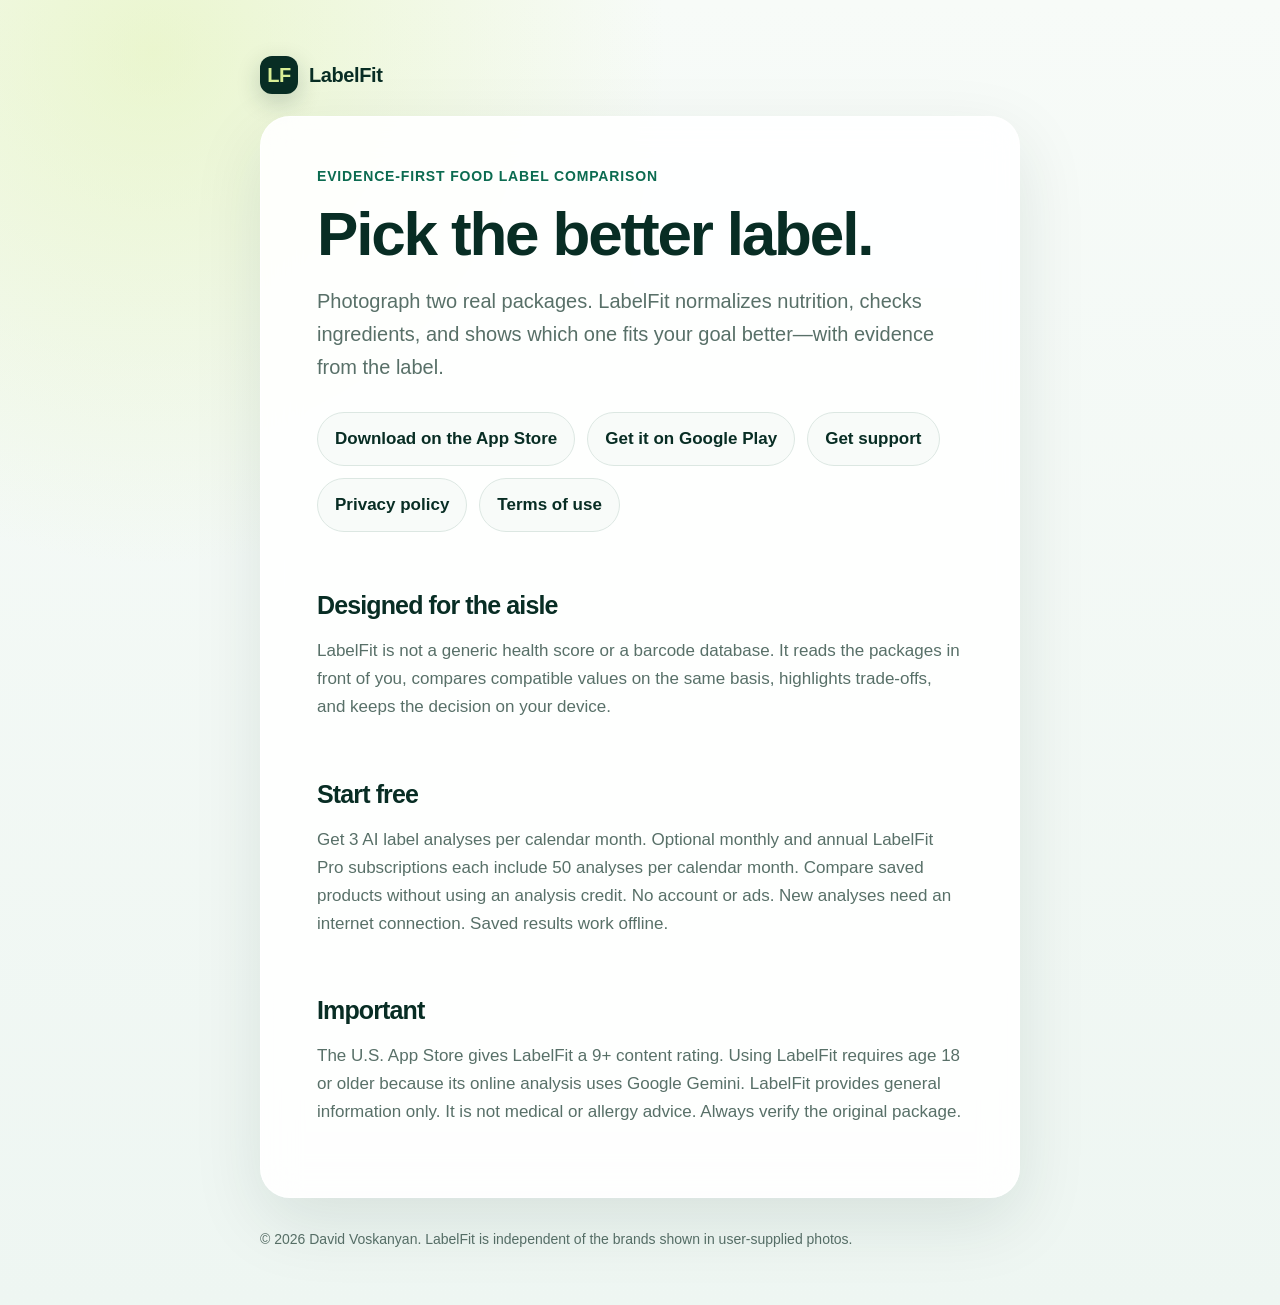
<file: label-fit/index.html>
<!doctype html>
<html lang="en">
  <head>
    <meta charset="utf-8" />
    <meta name="viewport" content="width=device-width,initial-scale=1" />
    <meta
      name="description"
      content="LabelFit turns real food labels into clear, goal-specific product comparisons."
    />
    <title>LabelFit — Compare the label in front of you</title>
    <link rel="stylesheet" href="legal.css" />
  </head>
  <body>
    <header>
      <a class="brand" href="index.html"><span class="mark">LF</span> LabelFit</a>
    </header>
    <main>
      <p class="meta">Evidence-first food label comparison</p>
      <h1>Pick the better label.</h1>
      <p class="lede">
        Photograph two real packages. LabelFit normalizes nutrition, checks ingredients, and shows
        which one fits your goal better—with evidence from the label.
      </p>
      <div class="actions">
        <a class="button" href="https://apps.apple.com/app/id6791918085"
          >Download on the App Store</a
        >
        <a class="button" href="https://play.google.com/store/apps/details?id=com.favrora.labelfit"
          >Get it on Google Play</a
        >
        <a class="button" href="support.html">Get support</a>
        <a class="button" href="privacy.html">Privacy policy</a>
        <a class="button" href="terms.html">Terms of use</a>
      </div>
      <h2>Designed for the aisle</h2>
      <p>
        LabelFit is not a generic health score or a barcode database. It reads the packages in front
        of you, compares compatible values on the same basis, highlights trade-offs, and keeps the
        decision on your device.
      </p>
      <h2>Start free</h2>
      <p>
        Get 3 AI label analyses per calendar month. Optional monthly and annual LabelFit Pro
        subscriptions each include 50 analyses per calendar month. Compare saved products without
        using an analysis credit. No account or ads. New analyses need an internet connection. Saved
        results work offline.
      </p>
      <h2>Important</h2>
      <p>
        The U.S. App Store gives LabelFit a 9+ content rating. Using LabelFit requires age 18 or
        older because its online analysis uses Google Gemini. LabelFit provides general
        information only. It is not medical or allergy advice. Always verify the original package.
      </p>
    </main>
    <footer>
      © 2026 David Voskanyan. LabelFit is independent of the brands shown in user-supplied photos.
    </footer>
  </body>
</html>
</file>
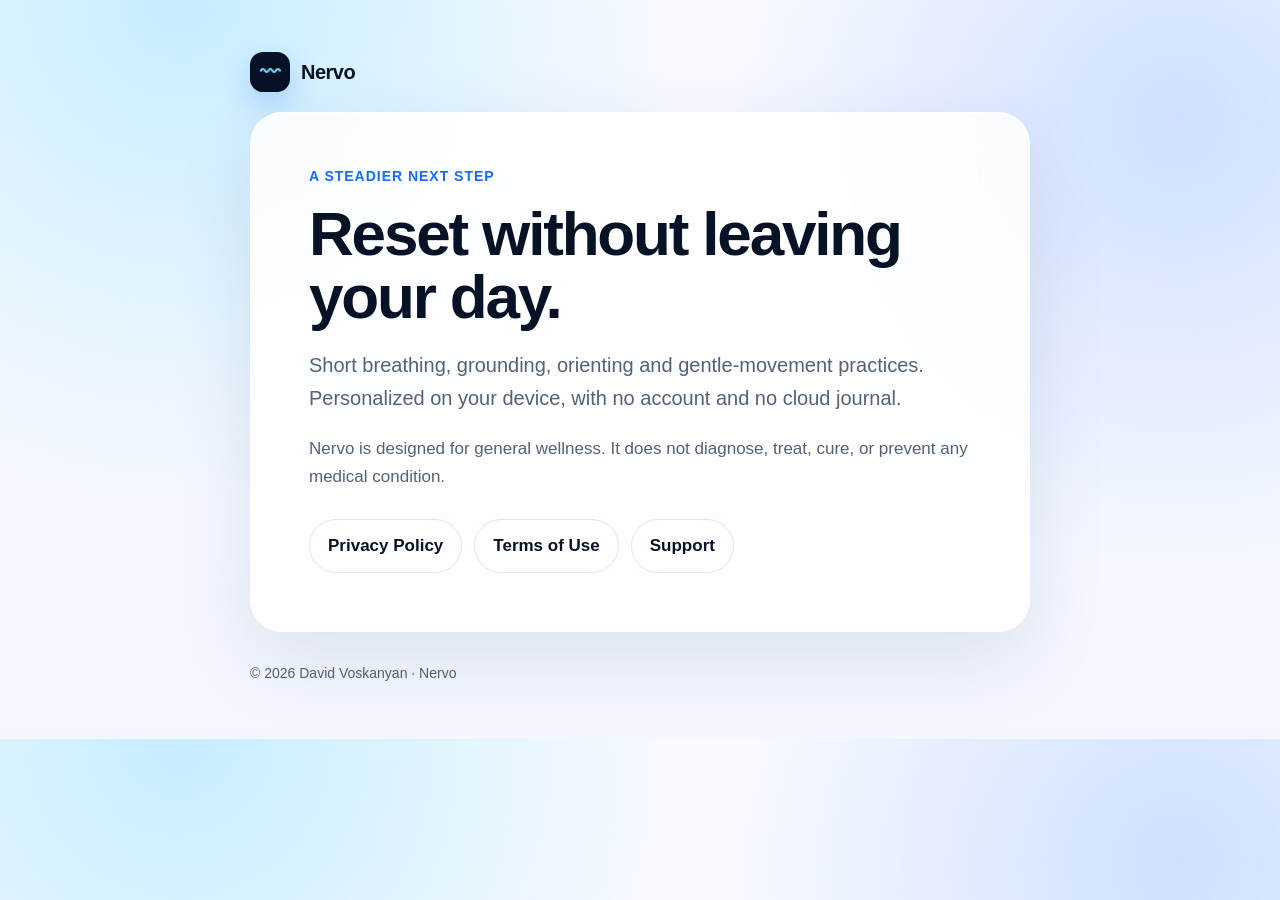
<file: nerve-tune/index.html>
<!doctype html>
<html lang="en"><head><meta charset="utf-8"><meta name="viewport" content="width=device-width,initial-scale=1"><meta name="description" content="Nervo — short, private nervous-system wellness practices"><title>Nervo</title><link rel="stylesheet" href="legal.css"></head>
<body><header><a class="brand" href="index.html"><span class="mark">〰</span> Nervo</a></header><main>
  <p class="meta">A steadier next step</p><h1>Reset without leaving your day.</h1>
  <p class="lede">Short breathing, grounding, orienting and gentle-movement practices. Personalized on your device, with no account and no cloud journal.</p>
  <p>Nervo is designed for general wellness. It does not diagnose, treat, cure, or prevent any medical condition.</p>
  <div class="actions"><a class="button" href="privacy.html">Privacy Policy</a><a class="button" href="terms.html">Terms of Use</a><a class="button" href="support.html">Support</a></div>
</main><footer>© 2026 David Voskanyan · Nervo</footer></body></html>
</file>
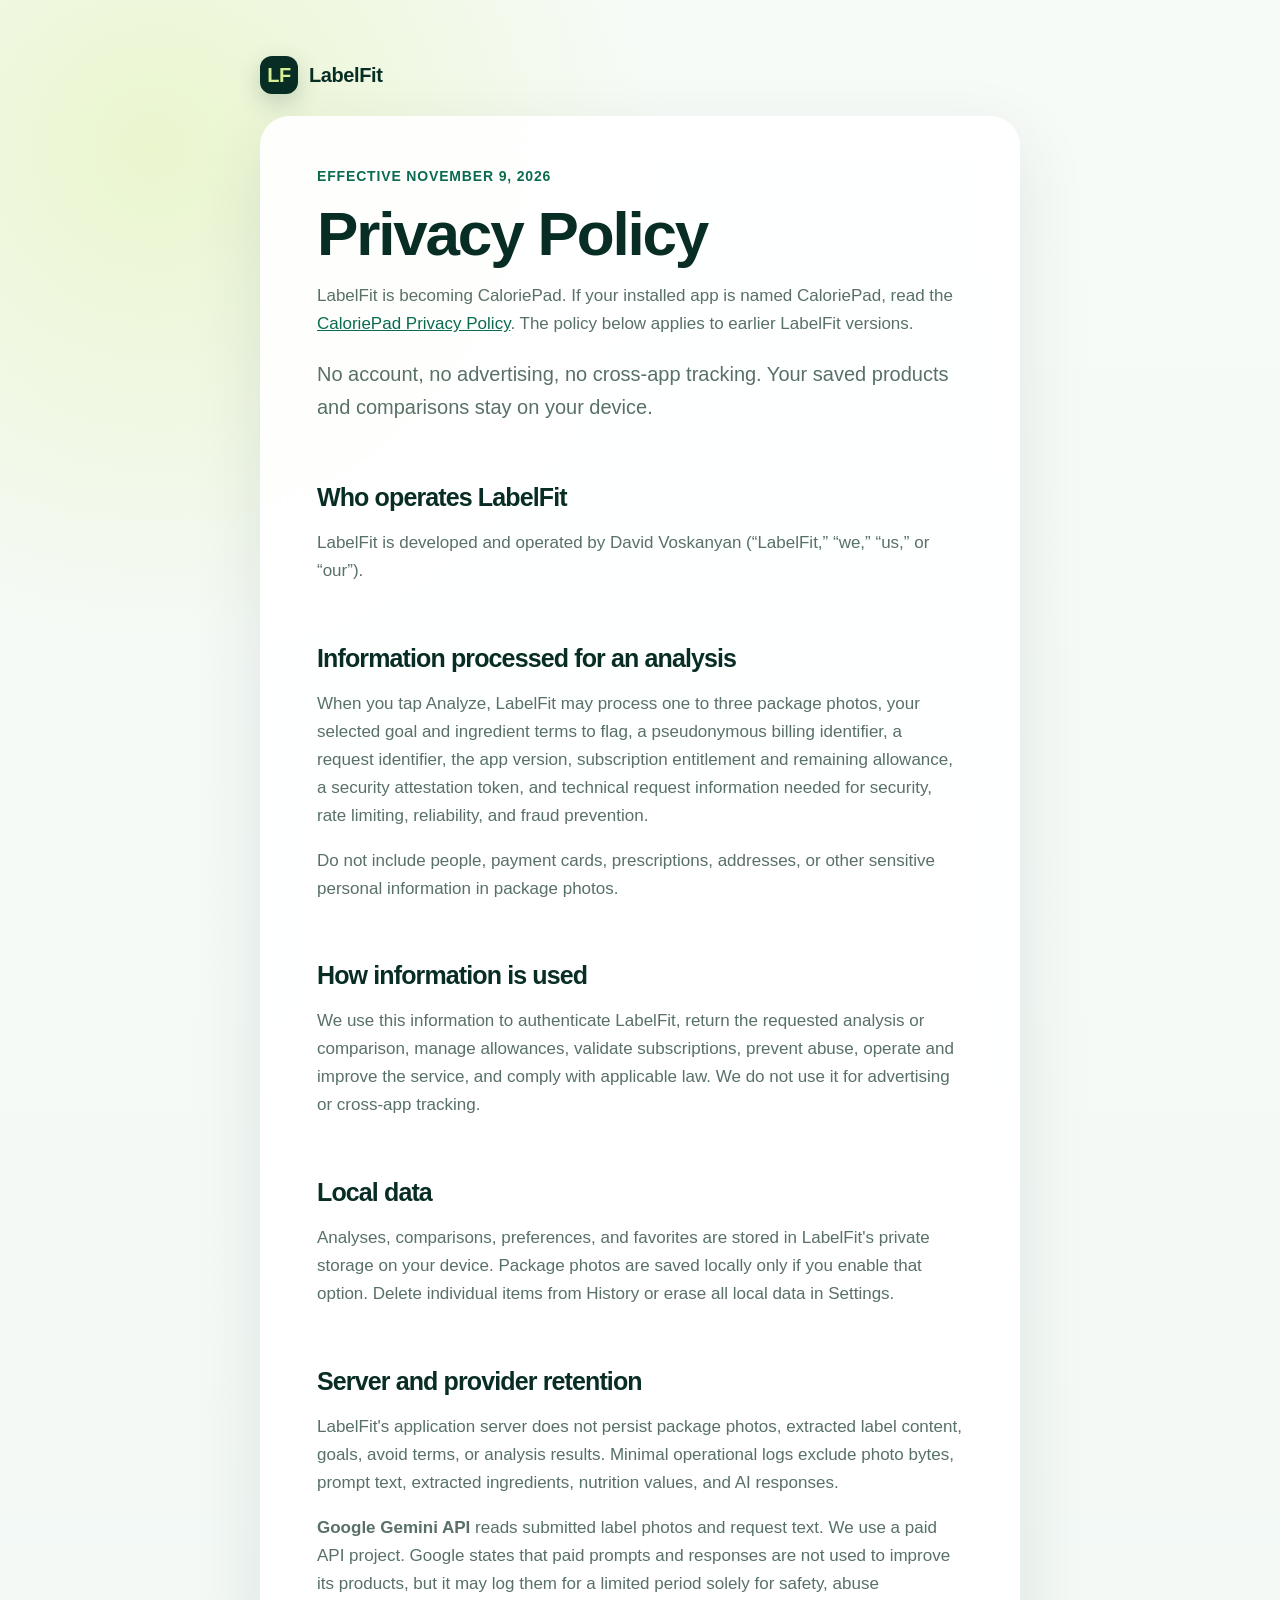
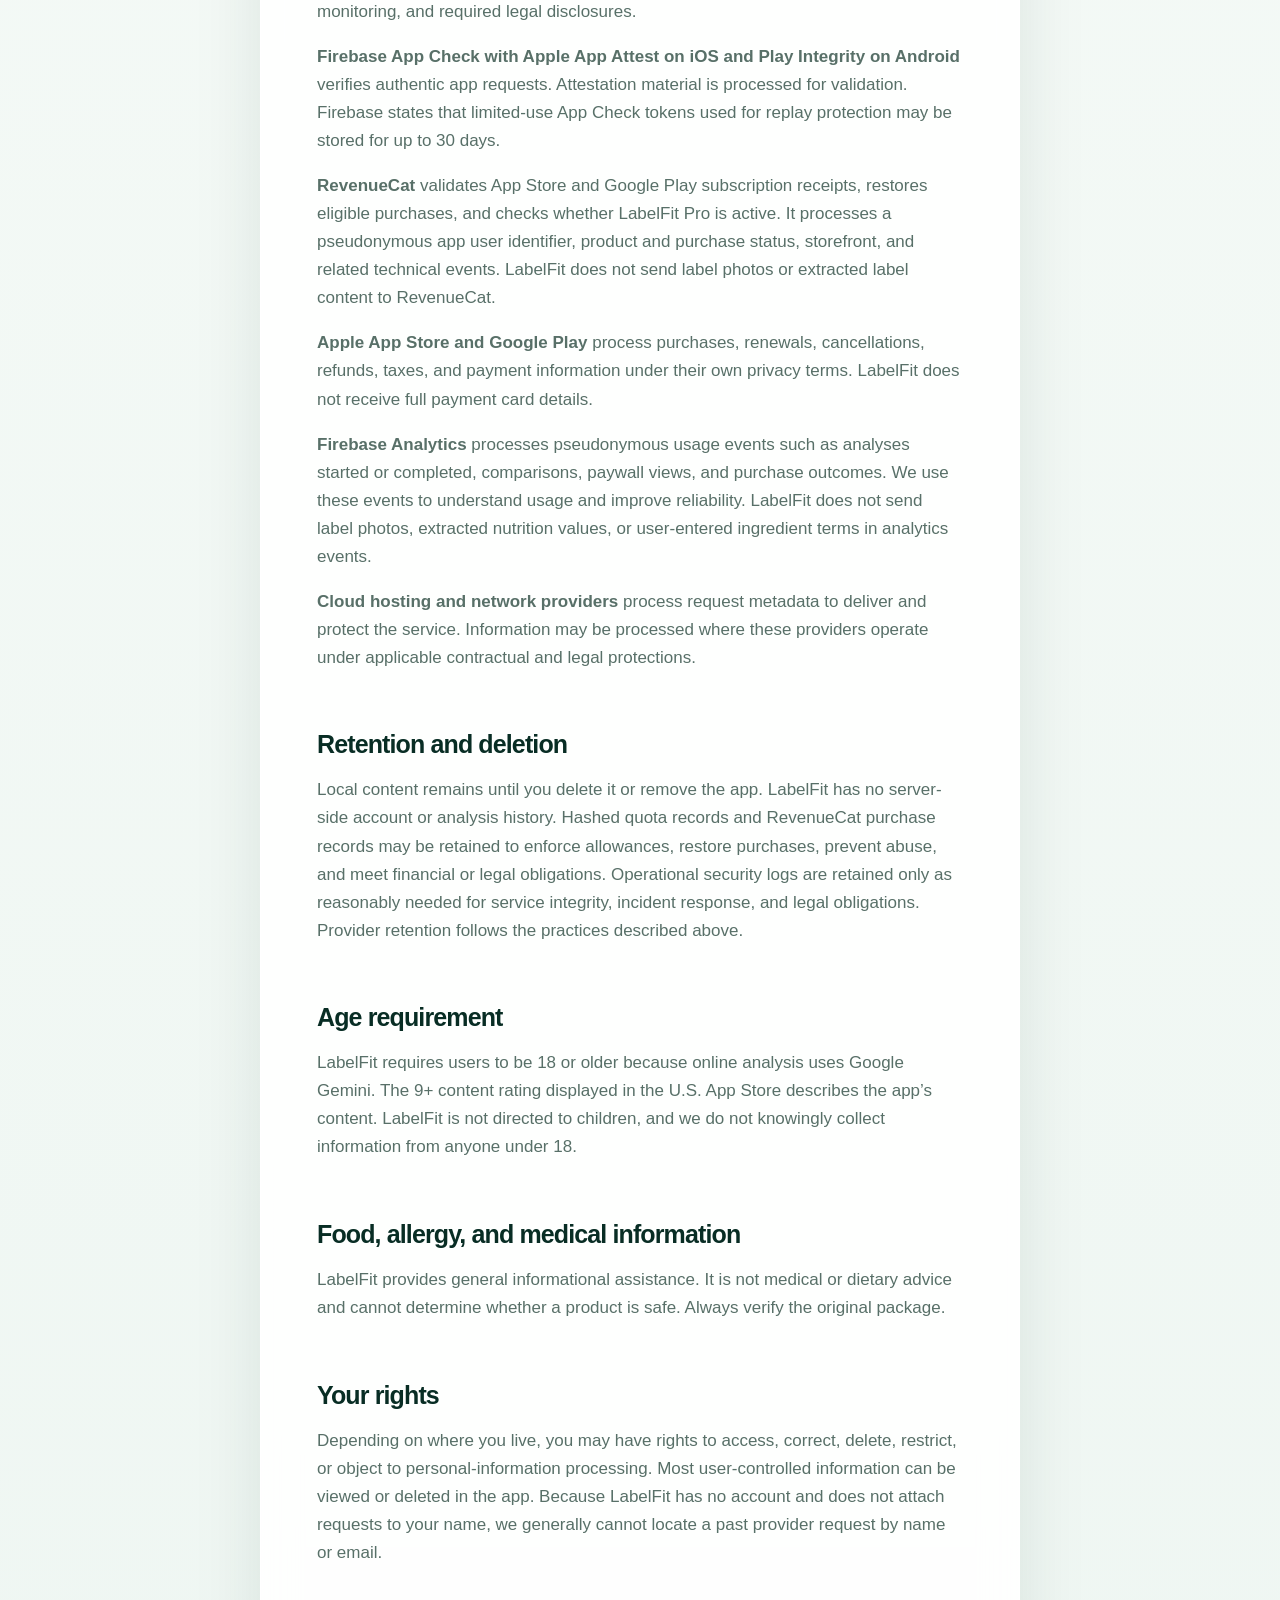
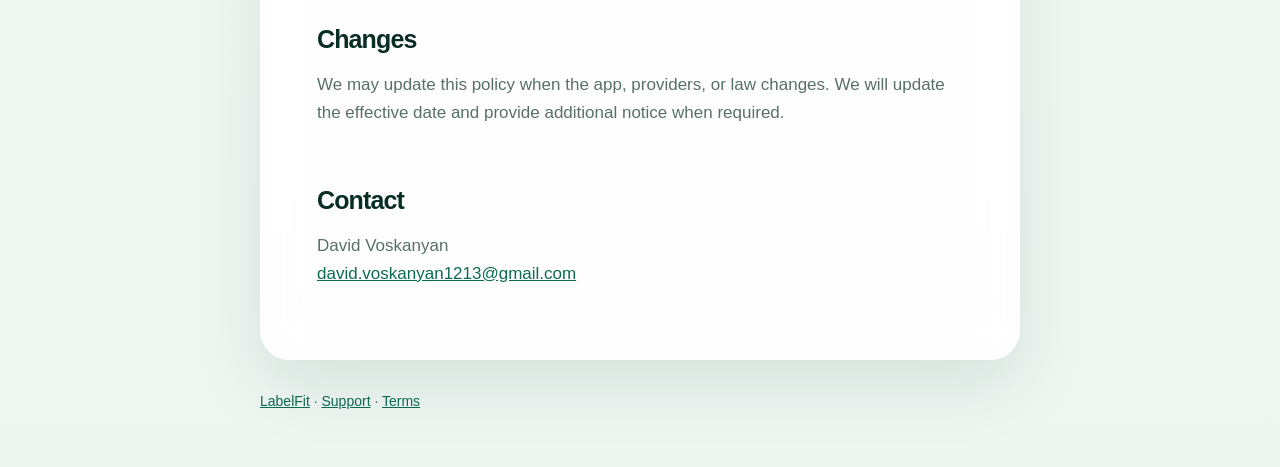
<file: label-fit/privacy.html>
<!doctype html>
<html lang="en">
  <head>
    <meta charset="utf-8" />
    <meta name="viewport" content="width=device-width,initial-scale=1" />
    <meta name="description" content="LabelFit Privacy Policy" />
    <title>Privacy Policy — LabelFit</title>
    <link rel="stylesheet" href="legal.css" />
  </head>
  <body>
    <header>
      <a class="brand" href="index.html"><span class="mark">LF</span> LabelFit</a>
    </header>
    <main>
      <p class="meta">Effective November 9, 2026</p>
      <h1>Privacy Policy</h1>
      <p>
        LabelFit is becoming CaloriePad. If your installed app is named CaloriePad, read the
        <a href="caloriepad/privacy.html">CaloriePad Privacy Policy</a>. The policy below applies
        to earlier LabelFit versions.
      </p>
      <p class="lede">
        No account, no advertising, no cross-app tracking. Your saved products and comparisons stay
        on your device.
      </p>
      <h2>Who operates LabelFit</h2>
      <p>
        LabelFit is developed and operated by David Voskanyan (“LabelFit,” “we,” “us,” or “our”).
      </p>
      <h2>Information processed for an analysis</h2>
      <p>
        When you tap Analyze, LabelFit may process one to three package photos, your selected goal
        and ingredient terms to flag, a pseudonymous billing identifier, a request identifier, the
        app version, subscription entitlement and remaining allowance, a security attestation token,
        and technical request information needed for security, rate limiting, reliability, and fraud
        prevention.
      </p>
      <p>
        Do not include people, payment cards, prescriptions, addresses, or other sensitive personal
        information in package photos.
      </p>
      <h2>How information is used</h2>
      <p>
        We use this information to authenticate LabelFit, return the requested analysis or
        comparison, manage allowances, validate subscriptions, prevent abuse, operate and improve
        the service, and comply with applicable law. We do not use it for advertising or cross-app
        tracking.
      </p>
      <h2>Local data</h2>
      <p>
        Analyses, comparisons, preferences, and favorites are stored in LabelFit's private storage
        on your device. Package photos are saved locally only if you enable that option. Delete
        individual items from History or erase all local data in Settings.
      </p>
      <h2>Server and provider retention</h2>
      <p>
        LabelFit's application server does not persist package photos, extracted label content,
        goals, avoid terms, or analysis results. Minimal operational logs exclude photo bytes,
        prompt text, extracted ingredients, nutrition values, and AI responses.
      </p>
      <p>
        <strong>Google Gemini API</strong> reads submitted label photos and request text. We use a
        paid API project. Google states that paid prompts and responses are not used to improve its
        products, but it may log them for a limited period solely for safety, abuse monitoring, and
        required legal disclosures.
      </p>
      <p>
        <strong
          >Firebase App Check with Apple App Attest on iOS and Play Integrity on Android</strong
        >
        verifies authentic app requests. Attestation material is processed for validation. Firebase
        states that limited-use App Check tokens used for replay protection may be stored for up to
        30 days.
      </p>
      <p>
        <strong>RevenueCat</strong> validates App Store and Google Play subscription receipts,
        restores eligible purchases, and checks whether LabelFit Pro is active. It processes a
        pseudonymous app user identifier, product and purchase status, storefront, and related
        technical events. LabelFit does not send label photos or extracted label content to
        RevenueCat.
      </p>
      <p>
        <strong>Apple App Store and Google Play</strong> process purchases, renewals, cancellations,
        refunds, taxes, and payment information under their own privacy terms. LabelFit does not
        receive full payment card details.
      </p>
      <p>
        <strong>Firebase Analytics</strong> processes pseudonymous usage events such as analyses
        started or completed, comparisons, paywall views, and purchase outcomes. We use these events
        to understand usage and improve reliability. LabelFit does not send label photos, extracted
        nutrition values, or user-entered ingredient terms in analytics events.
      </p>
      <p>
        <strong>Cloud hosting and network providers</strong> process request metadata to deliver and
        protect the service. Information may be processed where these providers operate under
        applicable contractual and legal protections.
      </p>
      <h2>Retention and deletion</h2>
      <p>
        Local content remains until you delete it or remove the app. LabelFit has no server-side
        account or analysis history. Hashed quota records and RevenueCat purchase records may be
        retained to enforce allowances, restore purchases, prevent abuse, and meet financial or
        legal obligations. Operational security logs are retained only as reasonably needed for
        service integrity, incident response, and legal obligations. Provider retention follows the
        practices described above.
      </p>
      <h2>Age requirement</h2>
      <p>
        LabelFit requires users to be 18 or older because online analysis uses Google Gemini.
        The 9+ content rating displayed in the U.S. App Store describes the app’s content.
        LabelFit is not directed to children, and we do not knowingly collect information from
        anyone under 18.
      </p>
      <h2>Food, allergy, and medical information</h2>
      <p>
        LabelFit provides general informational assistance. It is not medical or dietary advice and
        cannot determine whether a product is safe. Always verify the original package.
      </p>
      <h2>Your rights</h2>
      <p>
        Depending on where you live, you may have rights to access, correct, delete, restrict, or
        object to personal-information processing. Most user-controlled information can be viewed or
        deleted in the app. Because LabelFit has no account and does not attach requests to your
        name, we generally cannot locate a past provider request by name or email.
      </p>
      <h2>Changes</h2>
      <p>
        We may update this policy when the app, providers, or law changes. We will update the
        effective date and provide additional notice when required.
      </p>
      <h2>Contact</h2>
      <p>
        David Voskanyan<br /><a href="mailto:david.voskanyan1213@gmail.com"
          >david.voskanyan1213@gmail.com</a
        >
      </p>
    </main>
    <footer>
      <a href="index.html">LabelFit</a> · <a href="support.html">Support</a> ·
      <a href="terms.html">Terms</a>
    </footer>
  </body>
</html>
</file>
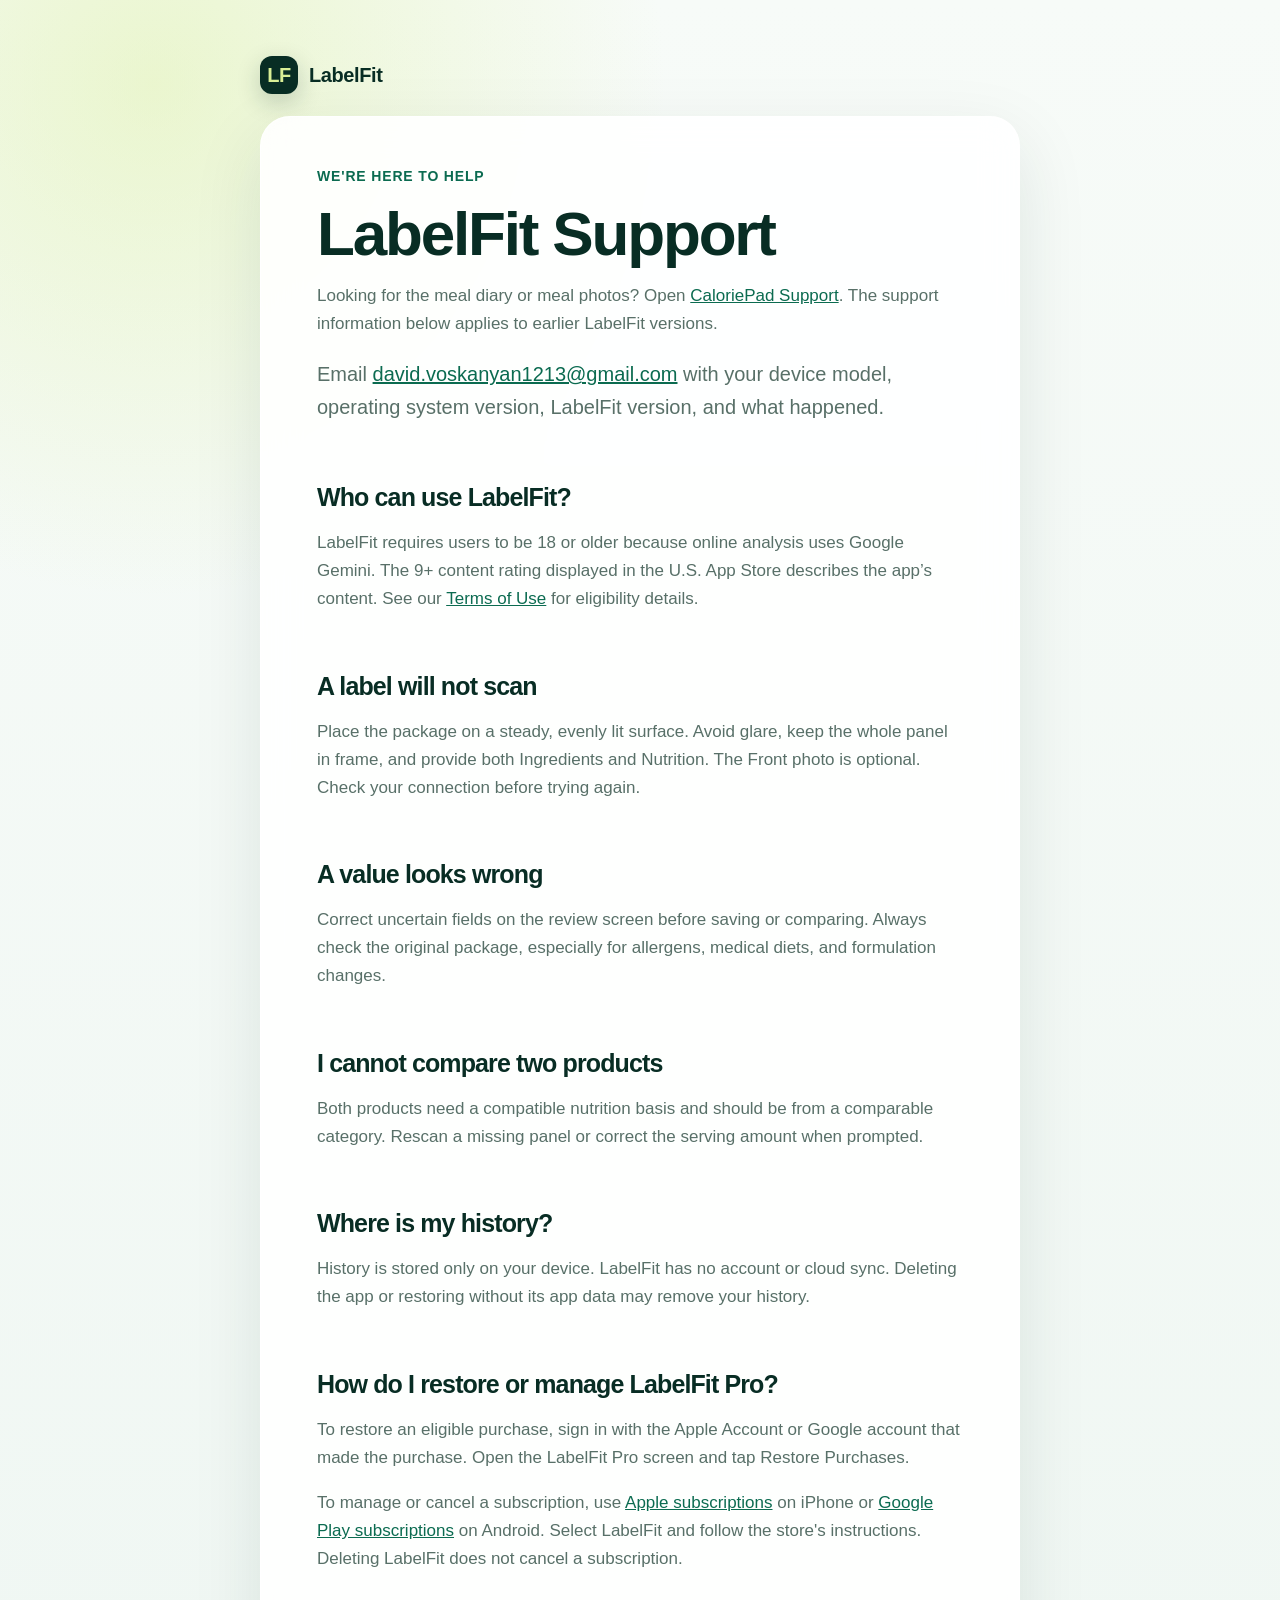
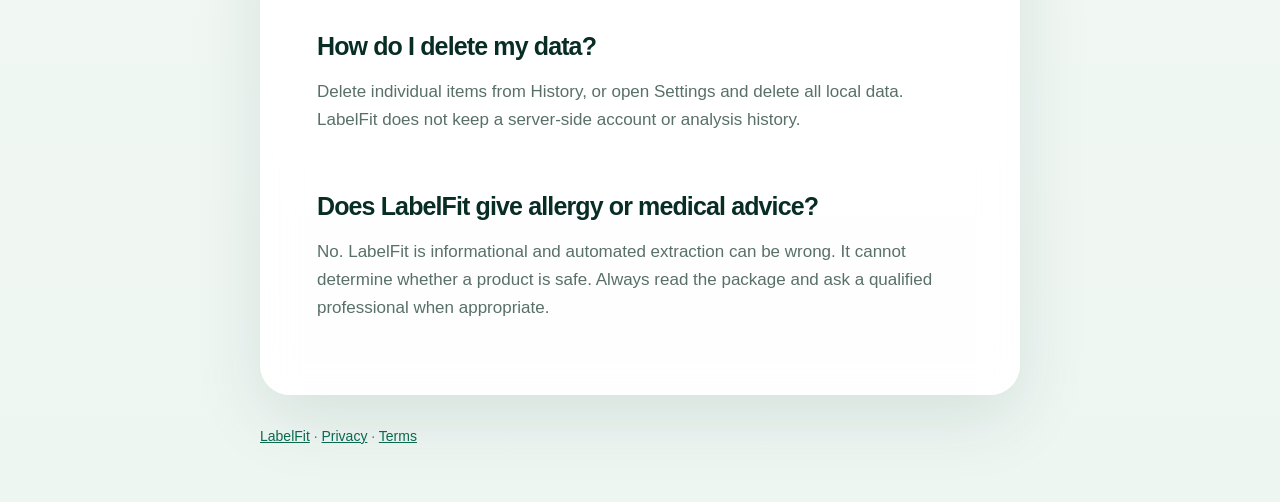
<file: label-fit/support.html>
<!doctype html>
<html lang="en">
  <head>
    <meta charset="utf-8" />
    <meta name="viewport" content="width=device-width,initial-scale=1" />
    <meta name="description" content="Official support for LabelFit" />
    <title>Support — LabelFit</title>
    <link rel="stylesheet" href="legal.css" />
  </head>
  <body>
    <header>
      <a class="brand" href="index.html"><span class="mark">LF</span> LabelFit</a>
    </header>
    <main>
      <p class="meta">We're here to help</p>
      <h1>LabelFit Support</h1>
      <p>
        Looking for the meal diary or meal photos? Open
        <a href="caloriepad/support.html">CaloriePad Support</a>. The support information below
        applies to earlier LabelFit versions.
      </p>
      <p class="lede">
        Email <a href="mailto:david.voskanyan1213@gmail.com">david.voskanyan1213@gmail.com</a> with
        your device model, operating system version, LabelFit version, and what happened.
      </p>
      <h2>Who can use LabelFit?</h2>
      <p>
        LabelFit requires users to be 18 or older because online analysis uses Google Gemini. The
        9+ content rating displayed in the U.S. App Store describes the app’s content. See our
        <a href="terms.html">Terms of Use</a> for eligibility details.
      </p>
      <h2>A label will not scan</h2>
      <p>
        Place the package on a steady, evenly lit surface. Avoid glare, keep the whole panel in
        frame, and provide both Ingredients and Nutrition. The Front photo is optional. Check your
        connection before trying again.
      </p>
      <h2>A value looks wrong</h2>
      <p>
        Correct uncertain fields on the review screen before saving or comparing. Always check the
        original package, especially for allergens, medical diets, and formulation changes.
      </p>
      <h2>I cannot compare two products</h2>
      <p>
        Both products need a compatible nutrition basis and should be from a comparable category.
        Rescan a missing panel or correct the serving amount when prompted.
      </p>
      <h2>Where is my history?</h2>
      <p>
        History is stored only on your device. LabelFit has no account or cloud sync. Deleting the
        app or restoring without its app data may remove your history.
      </p>
      <h2 id="subscriptions">How do I restore or manage LabelFit Pro?</h2>
      <p>
        To restore an eligible purchase, sign in with the Apple Account or Google account that made
        the purchase. Open the LabelFit Pro screen and tap Restore Purchases.
      </p>
      <p>
        To manage or cancel a subscription, use
        <a href="https://support.apple.com/118428">Apple subscriptions</a> on iPhone or
        <a href="https://support.google.com/googleplay/answer/7018481">Google Play subscriptions</a>
        on Android. Select LabelFit and follow the store's instructions. Deleting LabelFit does not
        cancel a subscription.
      </p>
      <h2>How do I delete my data?</h2>
      <p>
        Delete individual items from History, or open Settings and delete all local data. LabelFit
        does not keep a server-side account or analysis history.
      </p>
      <h2>Does LabelFit give allergy or medical advice?</h2>
      <p>
        No. LabelFit is informational and automated extraction can be wrong. It cannot determine
        whether a product is safe. Always read the package and ask a qualified professional when
        appropriate.
      </p>
    </main>
    <footer>
      <a href="index.html">LabelFit</a> · <a href="privacy.html">Privacy</a> ·
      <a href="terms.html">Terms</a>
    </footer>
  </body>
</html>
</file>
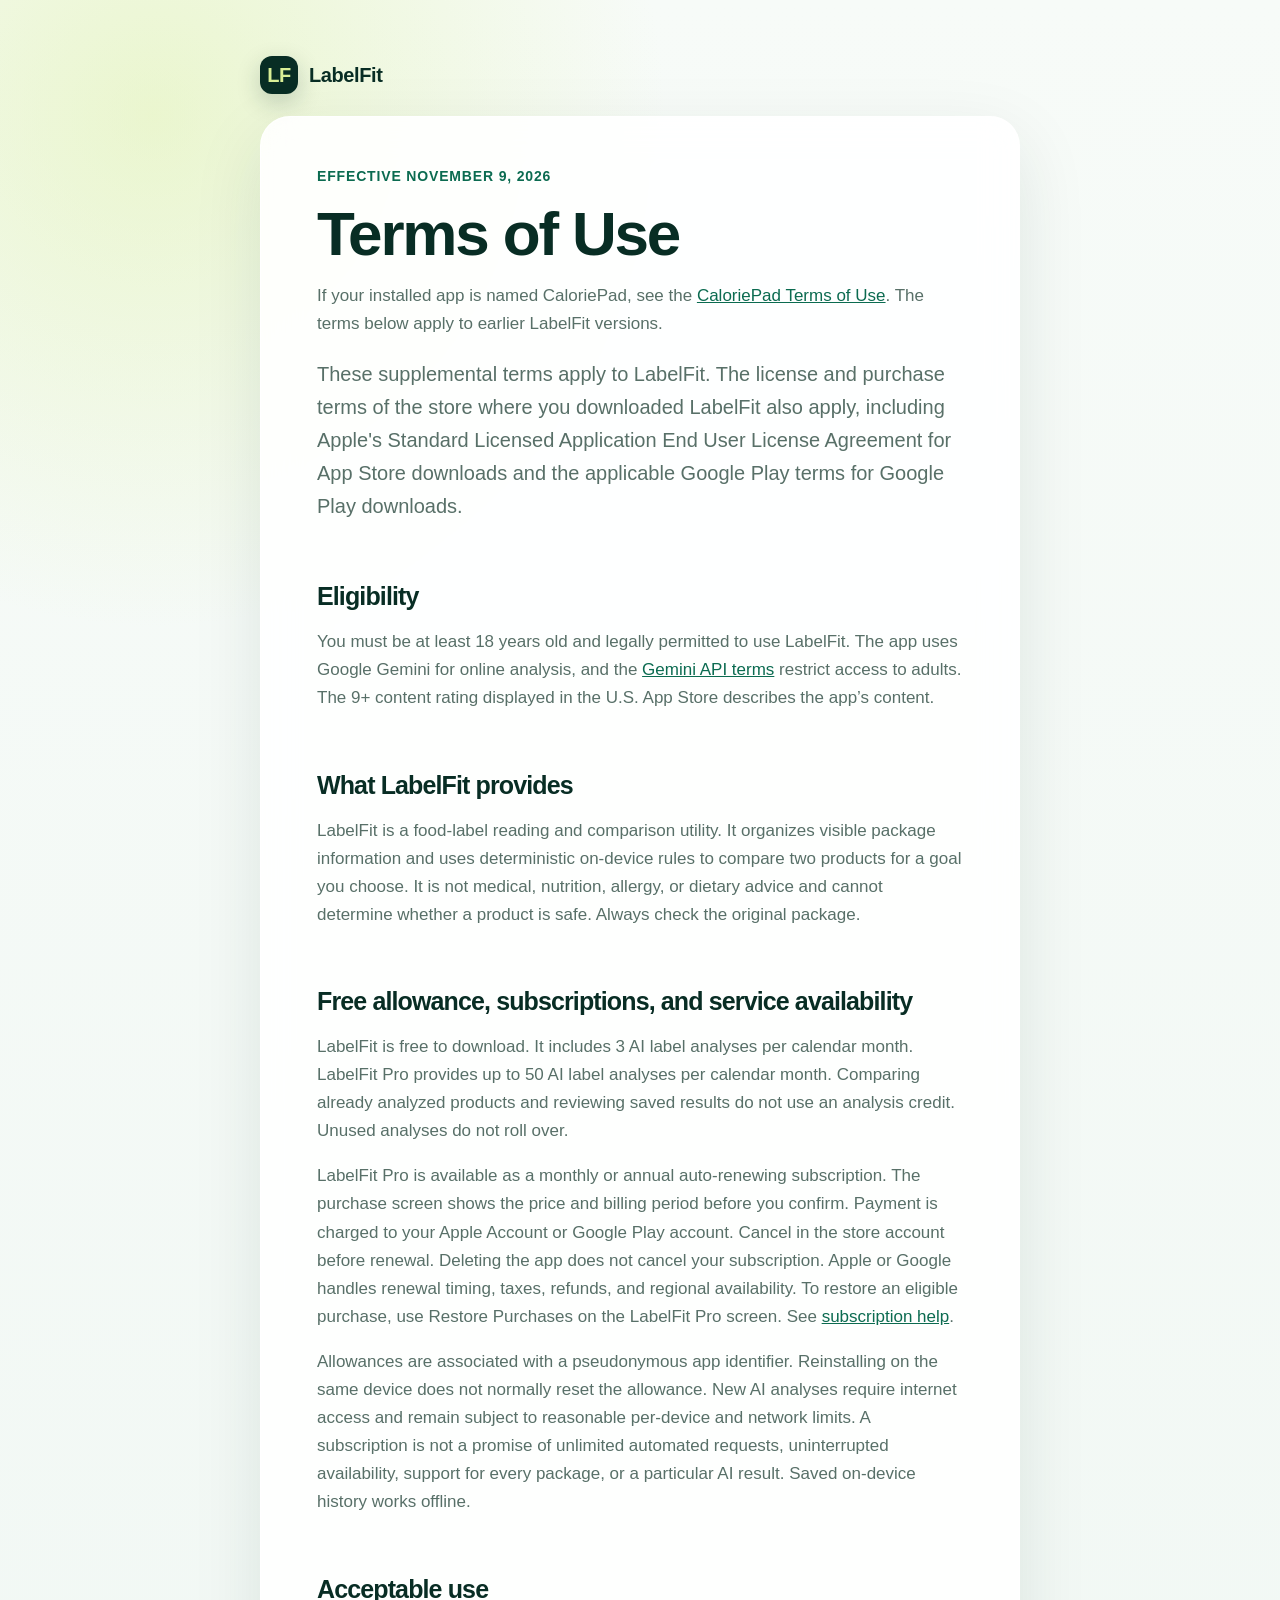
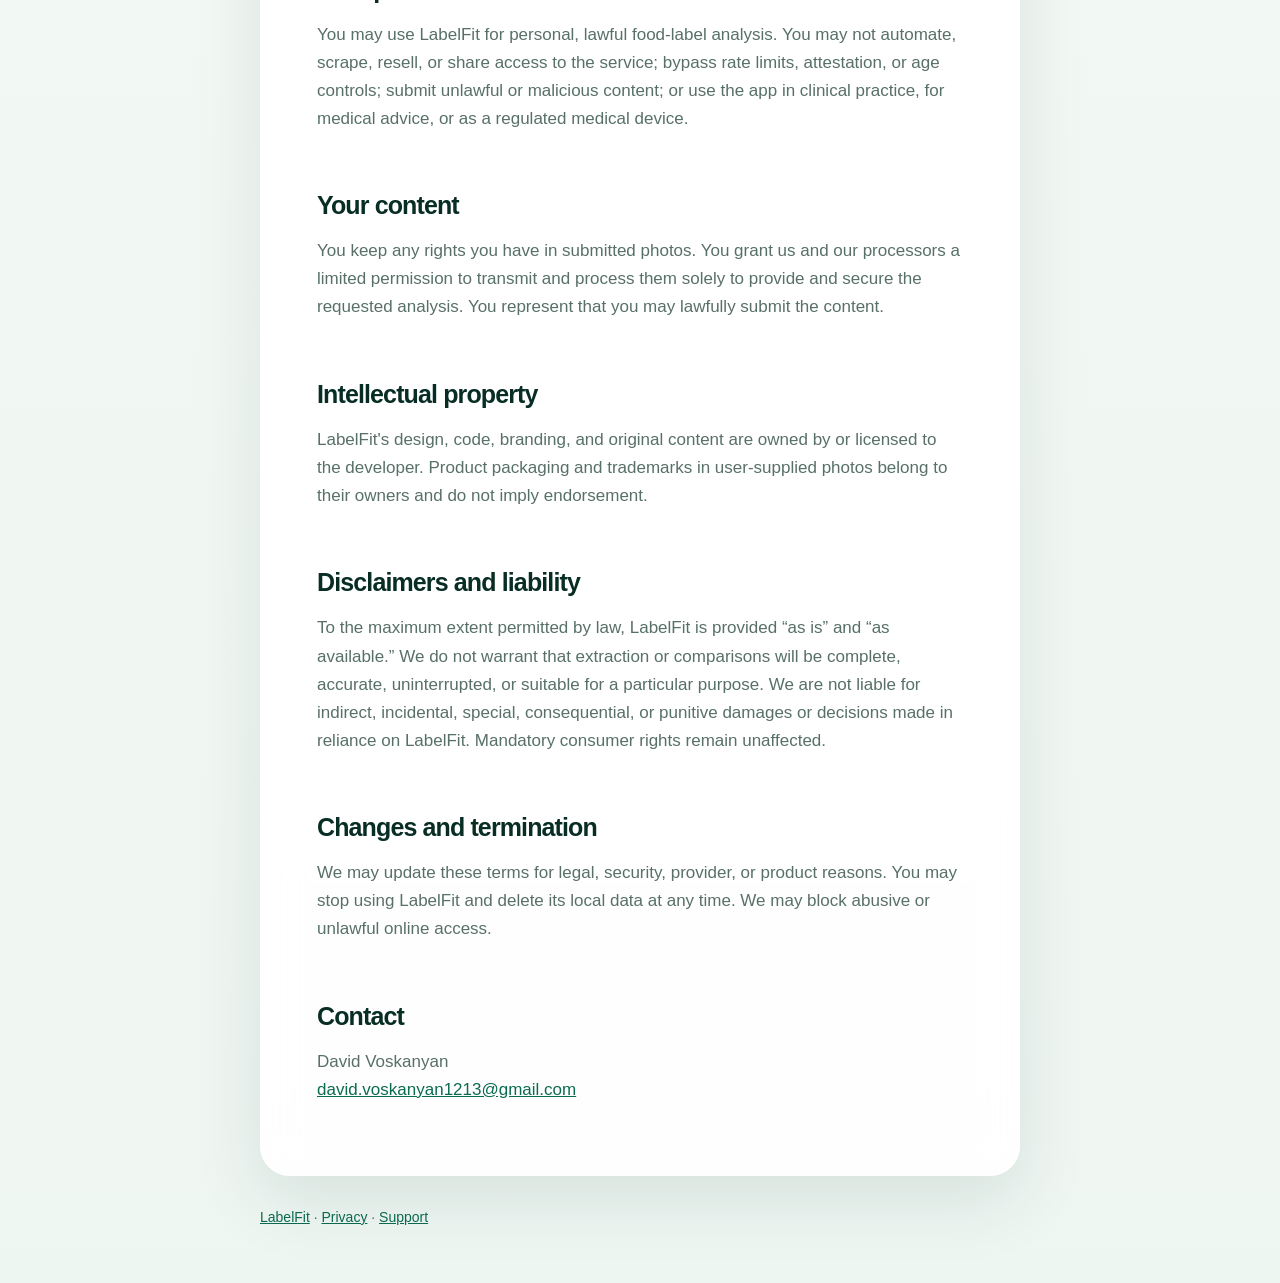
<file: label-fit/terms.html>
<!doctype html>
<html lang="en">
  <head>
    <meta charset="utf-8" />
    <meta name="viewport" content="width=device-width,initial-scale=1" />
    <meta name="description" content="LabelFit Terms of Use" />
    <title>Terms of Use — LabelFit</title>
    <link rel="stylesheet" href="legal.css" />
  </head>
  <body>
    <header>
      <a class="brand" href="index.html"><span class="mark">LF</span> LabelFit</a>
    </header>
    <main>
      <p class="meta">Effective November 9, 2026</p>
      <h1>Terms of Use</h1>
      <p>
        If your installed app is named CaloriePad, see the
        <a href="caloriepad/terms.html">CaloriePad Terms of Use</a>. The terms below apply
        to earlier LabelFit versions.
      </p>
      <p class="lede">
        These supplemental terms apply to LabelFit. The license and purchase terms of the store
        where you downloaded LabelFit also apply, including Apple's Standard Licensed Application
        End User License Agreement for App Store downloads and the applicable Google Play terms for
        Google Play downloads.
      </p>
      <h2>Eligibility</h2>
      <p>
        You must be at least 18 years old and legally permitted to use LabelFit. The app uses
        Google Gemini for online analysis, and the
        <a href="https://ai.google.dev/gemini-api/terms">Gemini API terms</a> restrict access to
        adults. The 9+ content rating displayed in the U.S. App Store describes the app’s content.
      </p>
      <h2>What LabelFit provides</h2>
      <p>
        LabelFit is a food-label reading and comparison utility. It organizes visible package
        information and uses deterministic on-device rules to compare two products for a goal you
        choose. It is not medical, nutrition, allergy, or dietary advice and cannot determine
        whether a product is safe. Always check the original package.
      </p>
      <h2>Free allowance, subscriptions, and service availability</h2>
      <p>
        LabelFit is free to download. It includes 3 AI label analyses per calendar month. LabelFit
        Pro provides up to 50 AI label analyses per calendar month. Comparing already analyzed
        products and reviewing saved results do not use an analysis credit. Unused analyses do not
        roll over.
      </p>
      <p>
        LabelFit Pro is available as a monthly or annual auto-renewing subscription. The purchase
        screen shows the price and billing period before you confirm. Payment is charged to your
        Apple Account or Google Play account. Cancel in the store account before renewal. Deleting
        the app does not cancel your subscription. Apple or Google handles renewal timing, taxes,
        refunds, and regional availability. To restore an eligible purchase, use Restore Purchases
        on the LabelFit Pro screen. See <a href="support.html#subscriptions">subscription help</a>.
      </p>
      <p>
        Allowances are associated with a pseudonymous app identifier. Reinstalling on the same
        device does not normally reset the allowance. New AI analyses require internet access and
        remain subject to reasonable per-device and network limits. A subscription is not a promise
        of unlimited automated requests, uninterrupted availability, support for every package, or a
        particular AI result. Saved on-device history works offline.
      </p>
      <h2>Acceptable use</h2>
      <p>
        You may use LabelFit for personal, lawful food-label analysis. You may not automate, scrape,
        resell, or share access to the service; bypass rate limits, attestation, or age controls;
        submit unlawful or malicious content; or use the app in clinical practice, for medical
        advice, or as a regulated medical device.
      </p>
      <h2>Your content</h2>
      <p>
        You keep any rights you have in submitted photos. You grant us and our processors a limited
        permission to transmit and process them solely to provide and secure the requested analysis.
        You represent that you may lawfully submit the content.
      </p>
      <h2>Intellectual property</h2>
      <p>
        LabelFit's design, code, branding, and original content are owned by or licensed to the
        developer. Product packaging and trademarks in user-supplied photos belong to their owners
        and do not imply endorsement.
      </p>
      <h2>Disclaimers and liability</h2>
      <p>
        To the maximum extent permitted by law, LabelFit is provided “as is” and “as available.” We
        do not warrant that extraction or comparisons will be complete, accurate, uninterrupted, or
        suitable for a particular purpose. We are not liable for indirect, incidental, special,
        consequential, or punitive damages or decisions made in reliance on LabelFit. Mandatory
        consumer rights remain unaffected.
      </p>
      <h2>Changes and termination</h2>
      <p>
        We may update these terms for legal, security, provider, or product reasons. You may stop
        using LabelFit and delete its local data at any time. We may block abusive or unlawful
        online access.
      </p>
      <h2>Contact</h2>
      <p>
        David Voskanyan<br /><a href="mailto:david.voskanyan1213@gmail.com"
          >david.voskanyan1213@gmail.com</a
        >
      </p>
    </main>
    <footer>
      <a href="index.html">LabelFit</a> · <a href="privacy.html">Privacy</a> ·
      <a href="support.html">Support</a>
    </footer>
  </body>
</html>
</file>
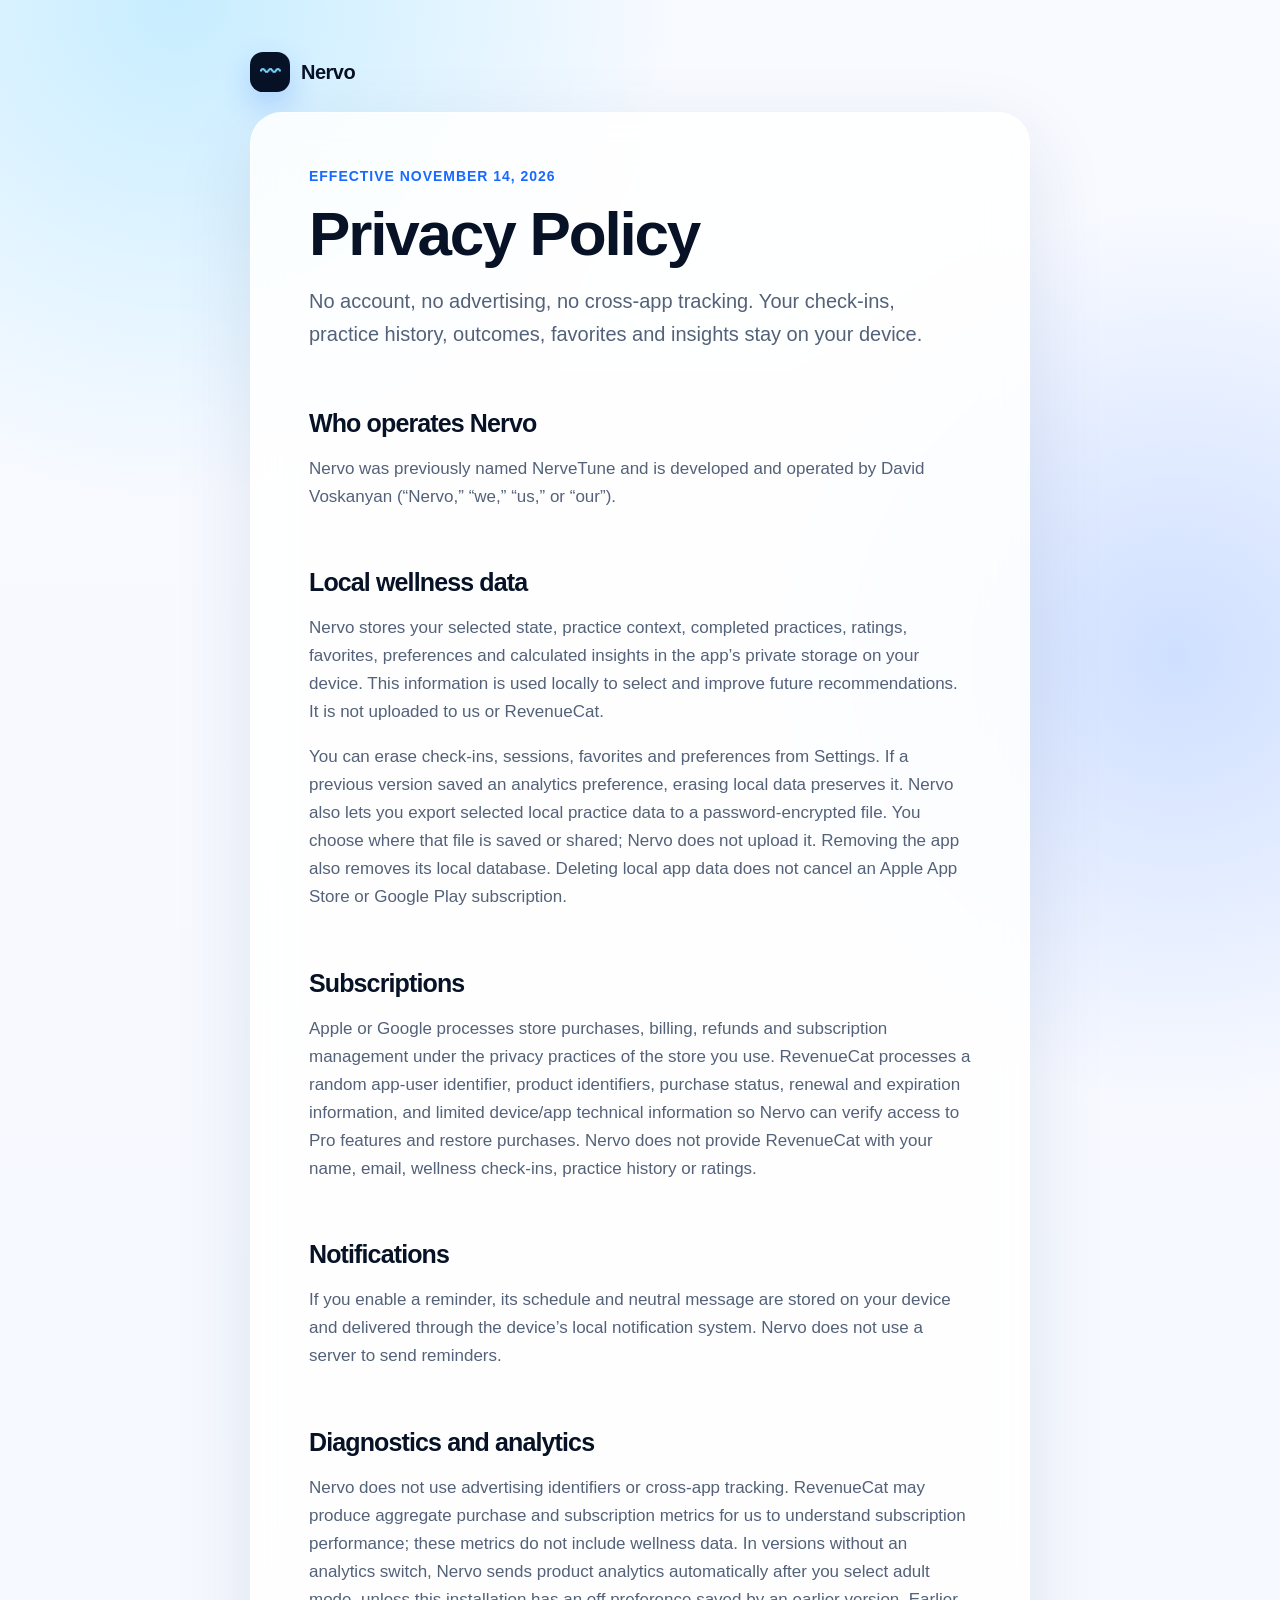
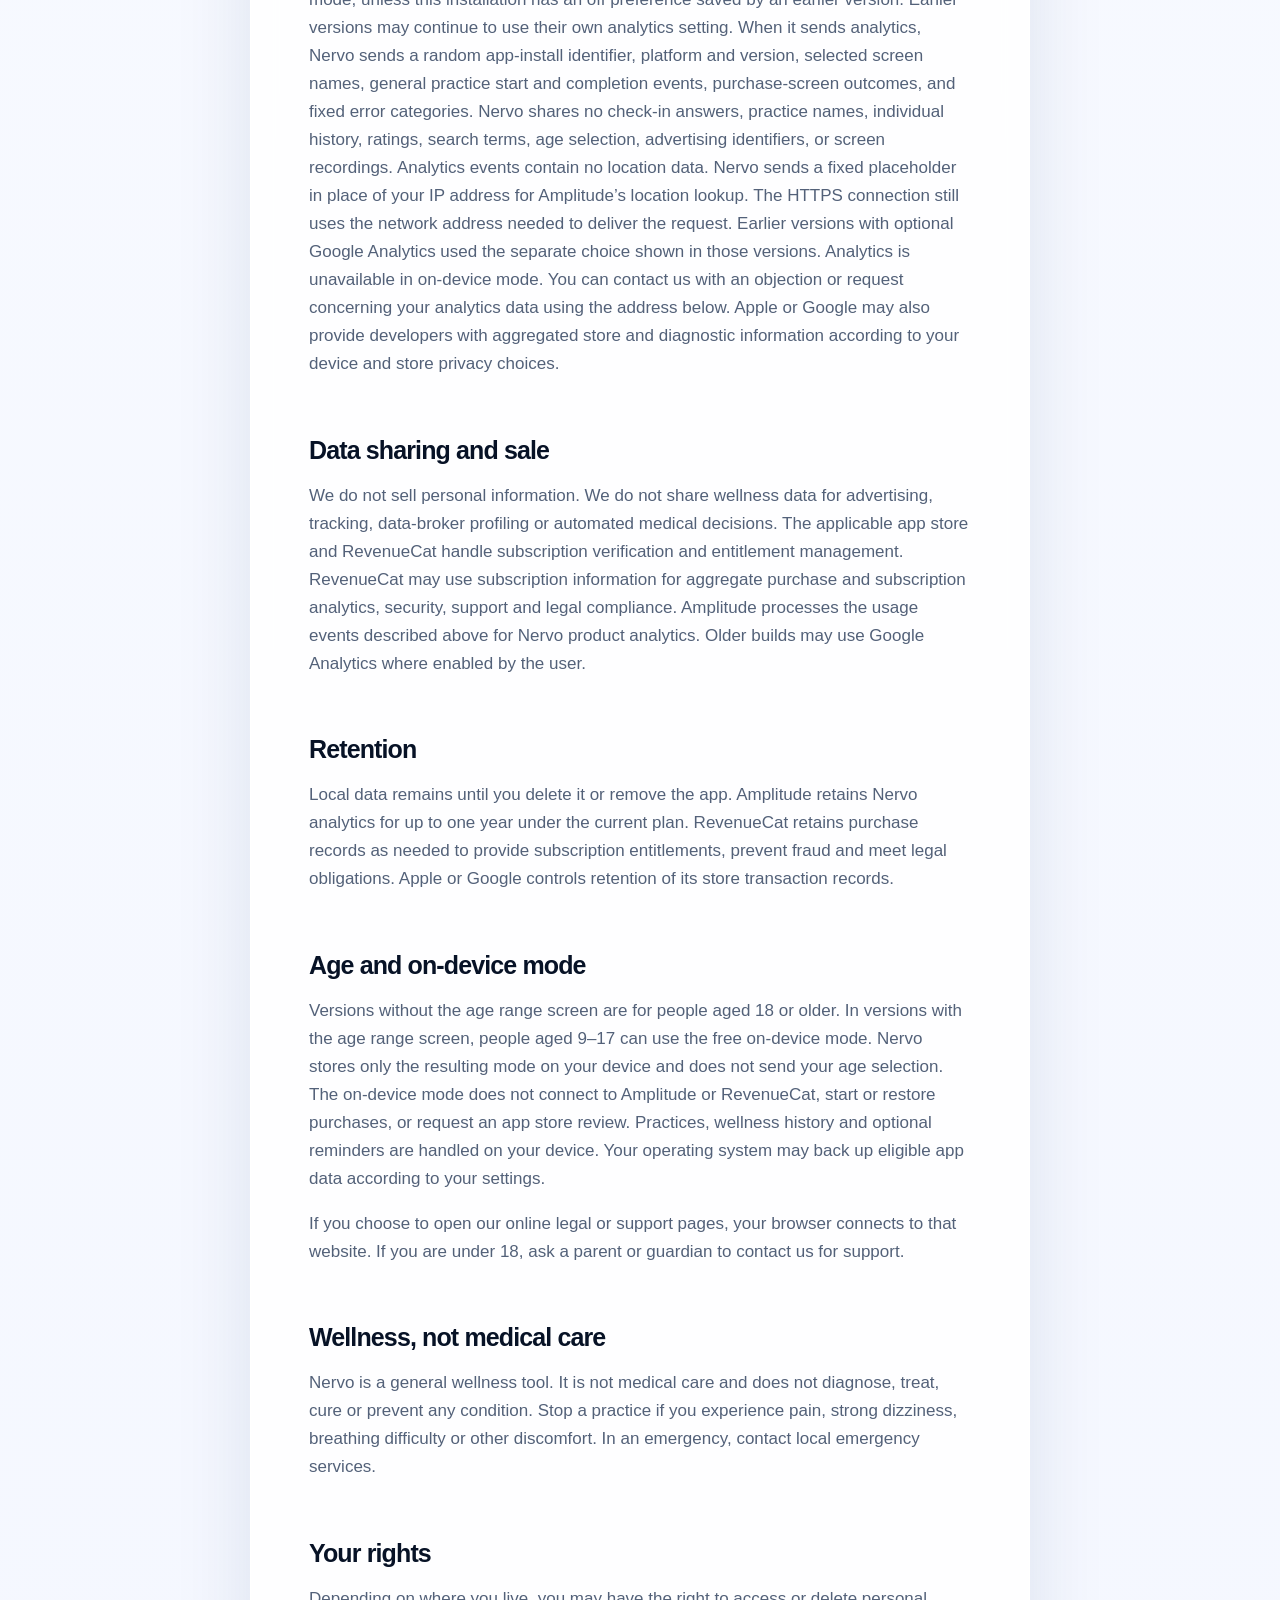
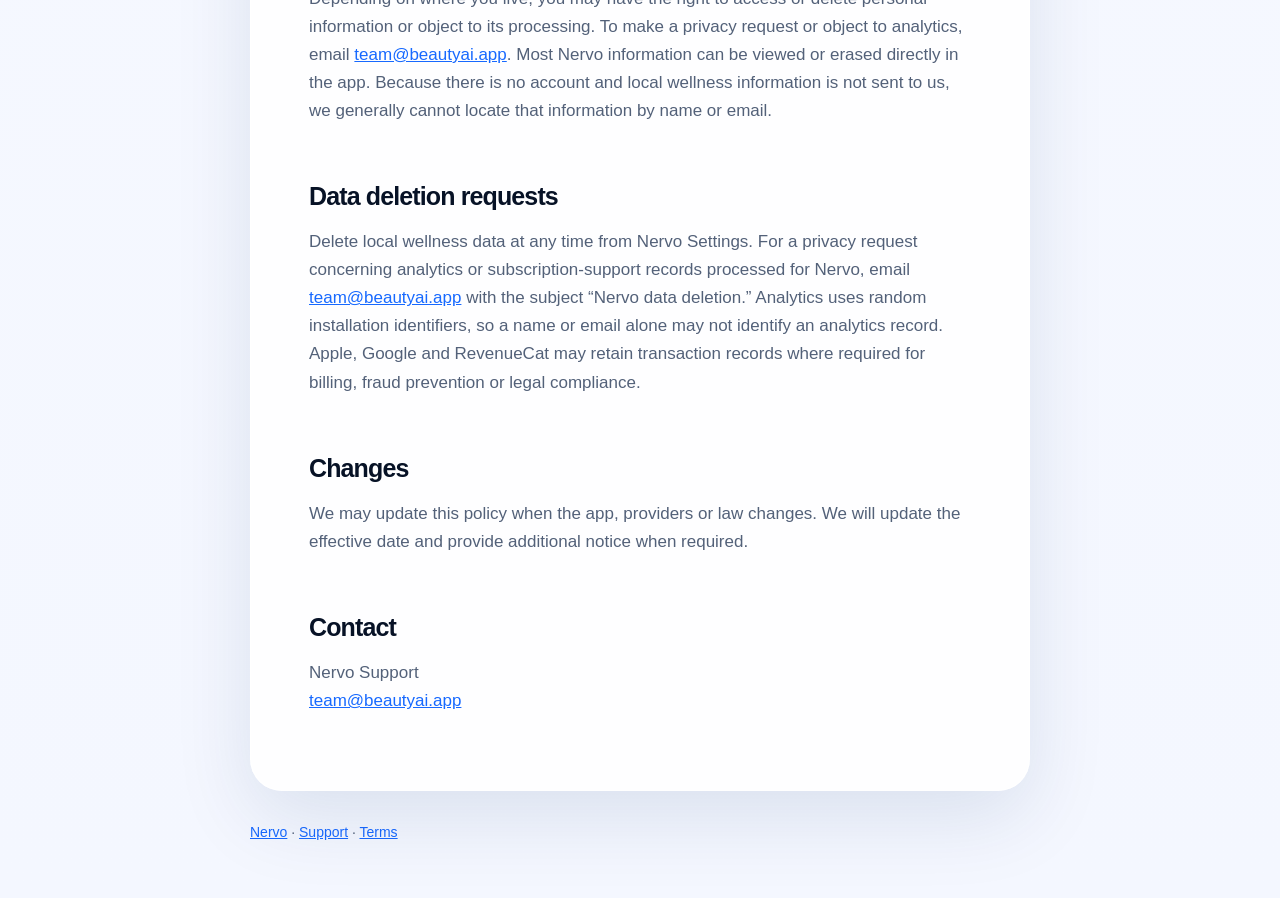
<file: nerve-tune/privacy.html>
<!doctype html>
<html lang="en"><head><meta charset="utf-8"><meta name="viewport" content="width=device-width,initial-scale=1"><meta name="description" content="Nervo Privacy Policy"><title>Privacy Policy — Nervo</title><link rel="stylesheet" href="legal.css"></head>
<body><header><a class="brand" href="index.html"><span class="mark">〰</span> Nervo</a></header><main>
  <p class="meta">Effective November 14, 2026</p><h1>Privacy Policy</h1>
  <p class="lede">No account, no advertising, no cross-app tracking. Your check-ins, practice history, outcomes, favorites and insights stay on your device.</p>
  <h2>Who operates Nervo</h2><p>Nervo was previously named NerveTune and is developed and operated by David Voskanyan (“Nervo,” “we,” “us,” or “our”).</p>
  <h2>Local wellness data</h2><p>Nervo stores your selected state, practice context, completed practices, ratings, favorites, preferences and calculated insights in the app’s private storage on your device. This information is used locally to select and improve future recommendations. It is not uploaded to us or RevenueCat.</p>
  <p>You can erase check-ins, sessions, favorites and preferences from Settings. If a previous version saved an analytics preference, erasing local data preserves it. Nervo also lets you export selected local practice data to a password-encrypted file. You choose where that file is saved or shared; Nervo does not upload it. Removing the app also removes its local database. Deleting local app data does not cancel an Apple App Store or Google Play subscription.</p>
  <h2>Subscriptions</h2><p>Apple or Google processes store purchases, billing, refunds and subscription management under the privacy practices of the store you use. RevenueCat processes a random app-user identifier, product identifiers, purchase status, renewal and expiration information, and limited device/app technical information so Nervo can verify access to Pro features and restore purchases. Nervo does not provide RevenueCat with your name, email, wellness check-ins, practice history or ratings.</p>
  <h2>Notifications</h2><p>If you enable a reminder, its schedule and neutral message are stored on your device and delivered through the device’s local notification system. Nervo does not use a server to send reminders.</p>
  <h2>Diagnostics and analytics</h2><p>Nervo does not use advertising identifiers or cross-app tracking. RevenueCat may produce aggregate purchase and subscription metrics for us to understand subscription performance; these metrics do not include wellness data. In versions without an analytics switch, Nervo sends product analytics automatically after you select adult mode, unless this installation has an off preference saved by an earlier version. Earlier versions may continue to use their own analytics setting. When it sends analytics, Nervo sends a random app-install identifier, platform and version, selected screen names, general practice start and completion events, purchase-screen outcomes, and fixed error categories. Nervo shares no check-in answers, practice names, individual history, ratings, search terms, age selection, advertising identifiers, or screen recordings. Analytics events contain no location data. Nervo sends a fixed placeholder in place of your IP address for Amplitude’s location lookup. The HTTPS connection still uses the network address needed to deliver the request. Earlier versions with optional Google Analytics used the separate choice shown in those versions. Analytics is unavailable in on-device mode. You can contact us with an objection or request concerning your analytics data using the address below. Apple or Google may also provide developers with aggregated store and diagnostic information according to your device and store privacy choices.</p>
  <h2>Data sharing and sale</h2><p>We do not sell personal information. We do not share wellness data for advertising, tracking, data-broker profiling or automated medical decisions. The applicable app store and RevenueCat handle subscription verification and entitlement management. RevenueCat may use subscription information for aggregate purchase and subscription analytics, security, support and legal compliance. Amplitude processes the usage events described above for Nervo product analytics. Older builds may use Google Analytics where enabled by the user.</p>
  <h2>Retention</h2><p>Local data remains until you delete it or remove the app. Amplitude retains Nervo analytics for up to one year under the current plan. RevenueCat retains purchase records as needed to provide subscription entitlements, prevent fraud and meet legal obligations. Apple or Google controls retention of its store transaction records.</p>
  <h2>Age and on-device mode</h2><p>Versions without the age range screen are for people aged 18 or older. In versions with the age range screen, people aged 9–17 can use the free on-device mode. Nervo stores only the resulting mode on your device and does not send your age selection. The on-device mode does not connect to Amplitude or RevenueCat, start or restore purchases, or request an app store review. Practices, wellness history and optional reminders are handled on your device. Your operating system may back up eligible app data according to your settings.</p>
  <p>If you choose to open our online legal or support pages, your browser connects to that website. If you are under 18, ask a parent or guardian to contact us for support.</p>
  <h2>Wellness, not medical care</h2><p>Nervo is a general wellness tool. It is not medical care and does not diagnose, treat, cure or prevent any condition. Stop a practice if you experience pain, strong dizziness, breathing difficulty or other discomfort. In an emergency, contact local emergency services.</p>
  <h2>Your rights</h2><p>Depending on where you live, you may have the right to access or delete personal information or object to its processing. To make a privacy request or object to analytics, email <a href="mailto:team@beautyai.app?subject=Nervo%20privacy%20request">team@beautyai.app</a>. Most Nervo information can be viewed or erased directly in the app. Because there is no account and local wellness information is not sent to us, we generally cannot locate that information by name or email.</p>
  <h2>Data deletion requests</h2><p>Delete local wellness data at any time from Nervo Settings. For a privacy request concerning analytics or subscription-support records processed for Nervo, email <a href="mailto:team@beautyai.app?subject=Nervo%20data%20deletion">team@beautyai.app</a> with the subject “Nervo data deletion.” Analytics uses random installation identifiers, so a name or email alone may not identify an analytics record. Apple, Google and RevenueCat may retain transaction records where required for billing, fraud prevention or legal compliance.</p>
  <h2>Changes</h2><p>We may update this policy when the app, providers or law changes. We will update the effective date and provide additional notice when required.</p>
  <h2>Contact</h2><p>Nervo Support<br><a href="mailto:team@beautyai.app">team@beautyai.app</a></p>
</main><footer><a href="index.html">Nervo</a> · <a href="support.html">Support</a> · <a href="terms.html">Terms</a></footer></body></html>
</file>
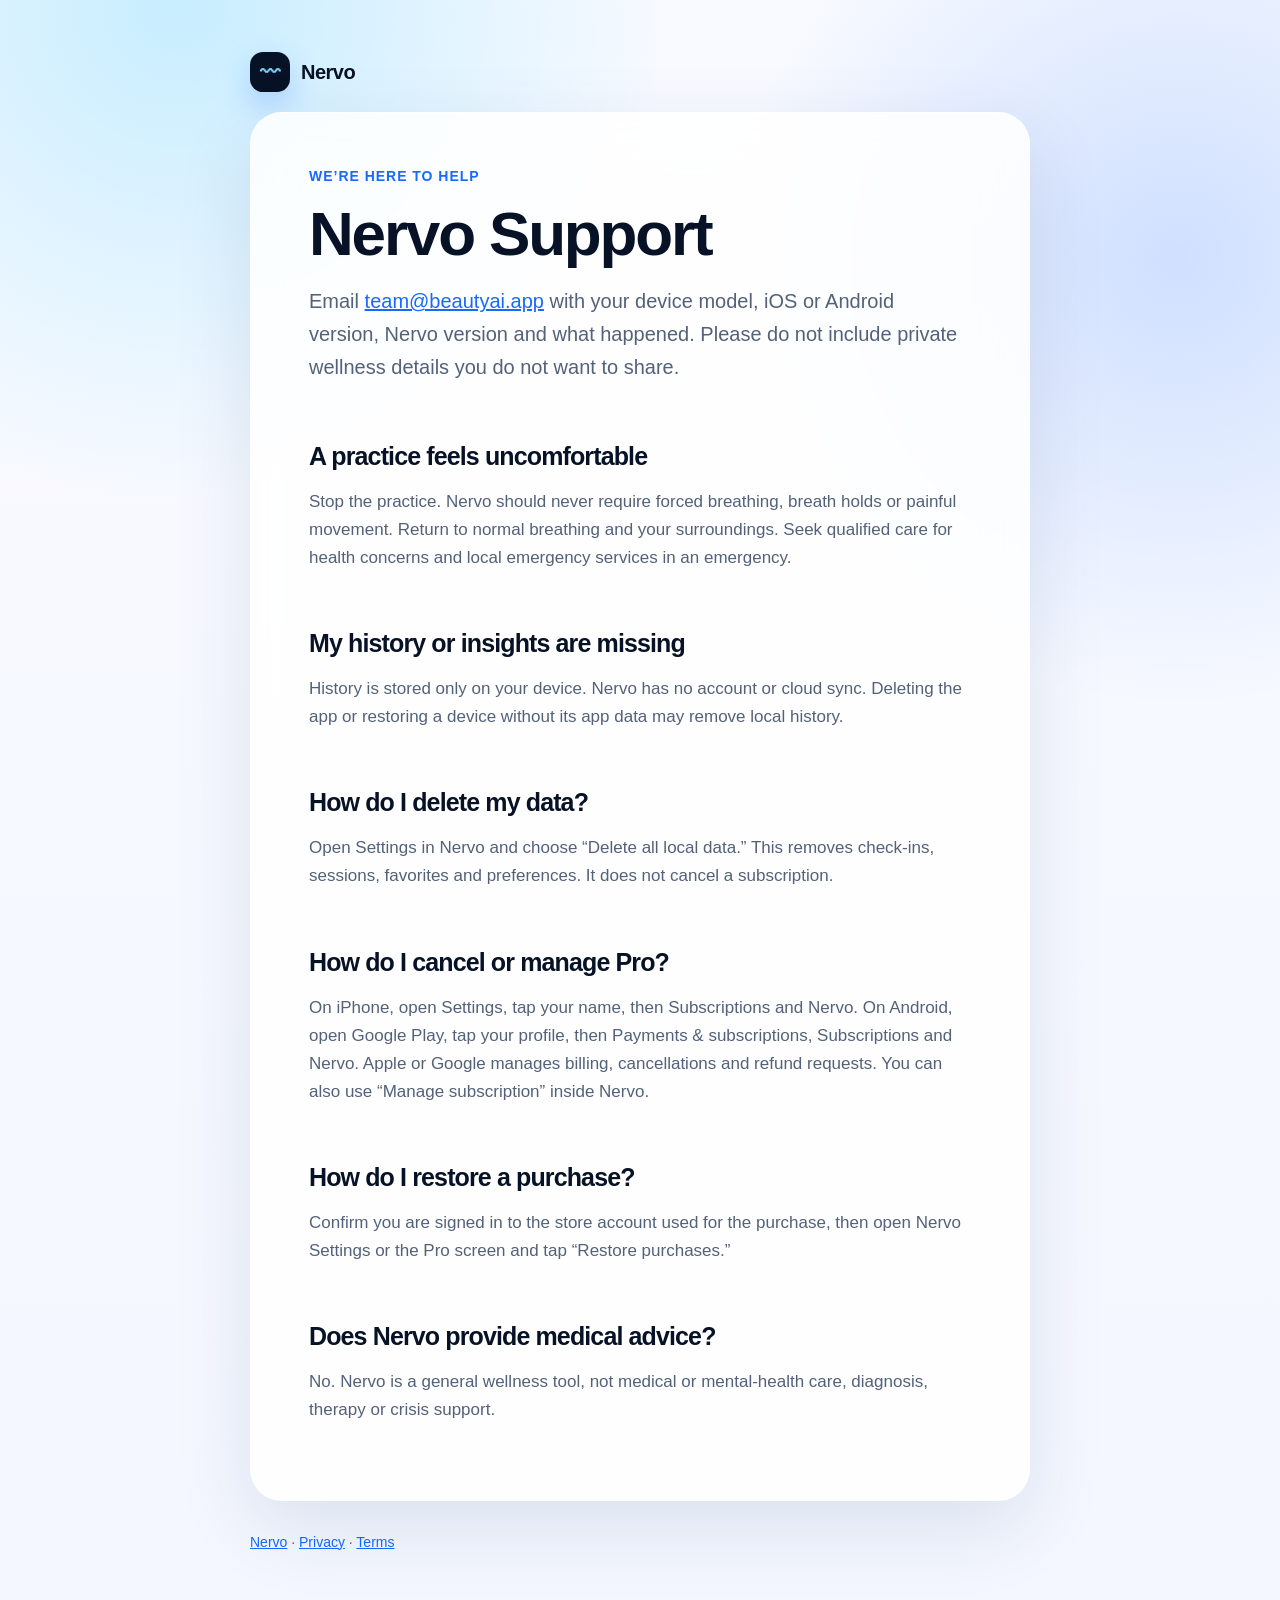
<file: nerve-tune/support.html>
<!doctype html>
<html lang="en"><head><meta charset="utf-8"><meta name="viewport" content="width=device-width,initial-scale=1"><meta name="description" content="Official Nervo support"><title>Support — Nervo</title><link rel="stylesheet" href="legal.css"></head>
<body><header><a class="brand" href="index.html"><span class="mark">〰</span> Nervo</a></header><main>
  <p class="meta">We’re here to help</p><h1>Nervo Support</h1>
  <p class="lede">Email <a href="mailto:team@beautyai.app">team@beautyai.app</a> with your device model, iOS or Android version, Nervo version and what happened. Please do not include private wellness details you do not want to share.</p>
  <h2>A practice feels uncomfortable</h2><p>Stop the practice. Nervo should never require forced breathing, breath holds or painful movement. Return to normal breathing and your surroundings. Seek qualified care for health concerns and local emergency services in an emergency.</p>
  <h2>My history or insights are missing</h2><p>History is stored only on your device. Nervo has no account or cloud sync. Deleting the app or restoring a device without its app data may remove local history.</p>
  <h2>How do I delete my data?</h2><p>Open Settings in Nervo and choose “Delete all local data.” This removes check-ins, sessions, favorites and preferences. It does not cancel a subscription.</p>
  <h2>How do I cancel or manage Pro?</h2><p>On iPhone, open Settings, tap your name, then Subscriptions and Nervo. On Android, open Google Play, tap your profile, then Payments &amp; subscriptions, Subscriptions and Nervo. Apple or Google manages billing, cancellations and refund requests. You can also use “Manage subscription” inside Nervo.</p>
  <h2>How do I restore a purchase?</h2><p>Confirm you are signed in to the store account used for the purchase, then open Nervo Settings or the Pro screen and tap “Restore purchases.”</p>
  <h2>Does Nervo provide medical advice?</h2><p>No. Nervo is a general wellness tool, not medical or mental-health care, diagnosis, therapy or crisis support.</p>
</main><footer><a href="index.html">Nervo</a> · <a href="privacy.html">Privacy</a> · <a href="terms.html">Terms</a></footer></body></html>
</file>
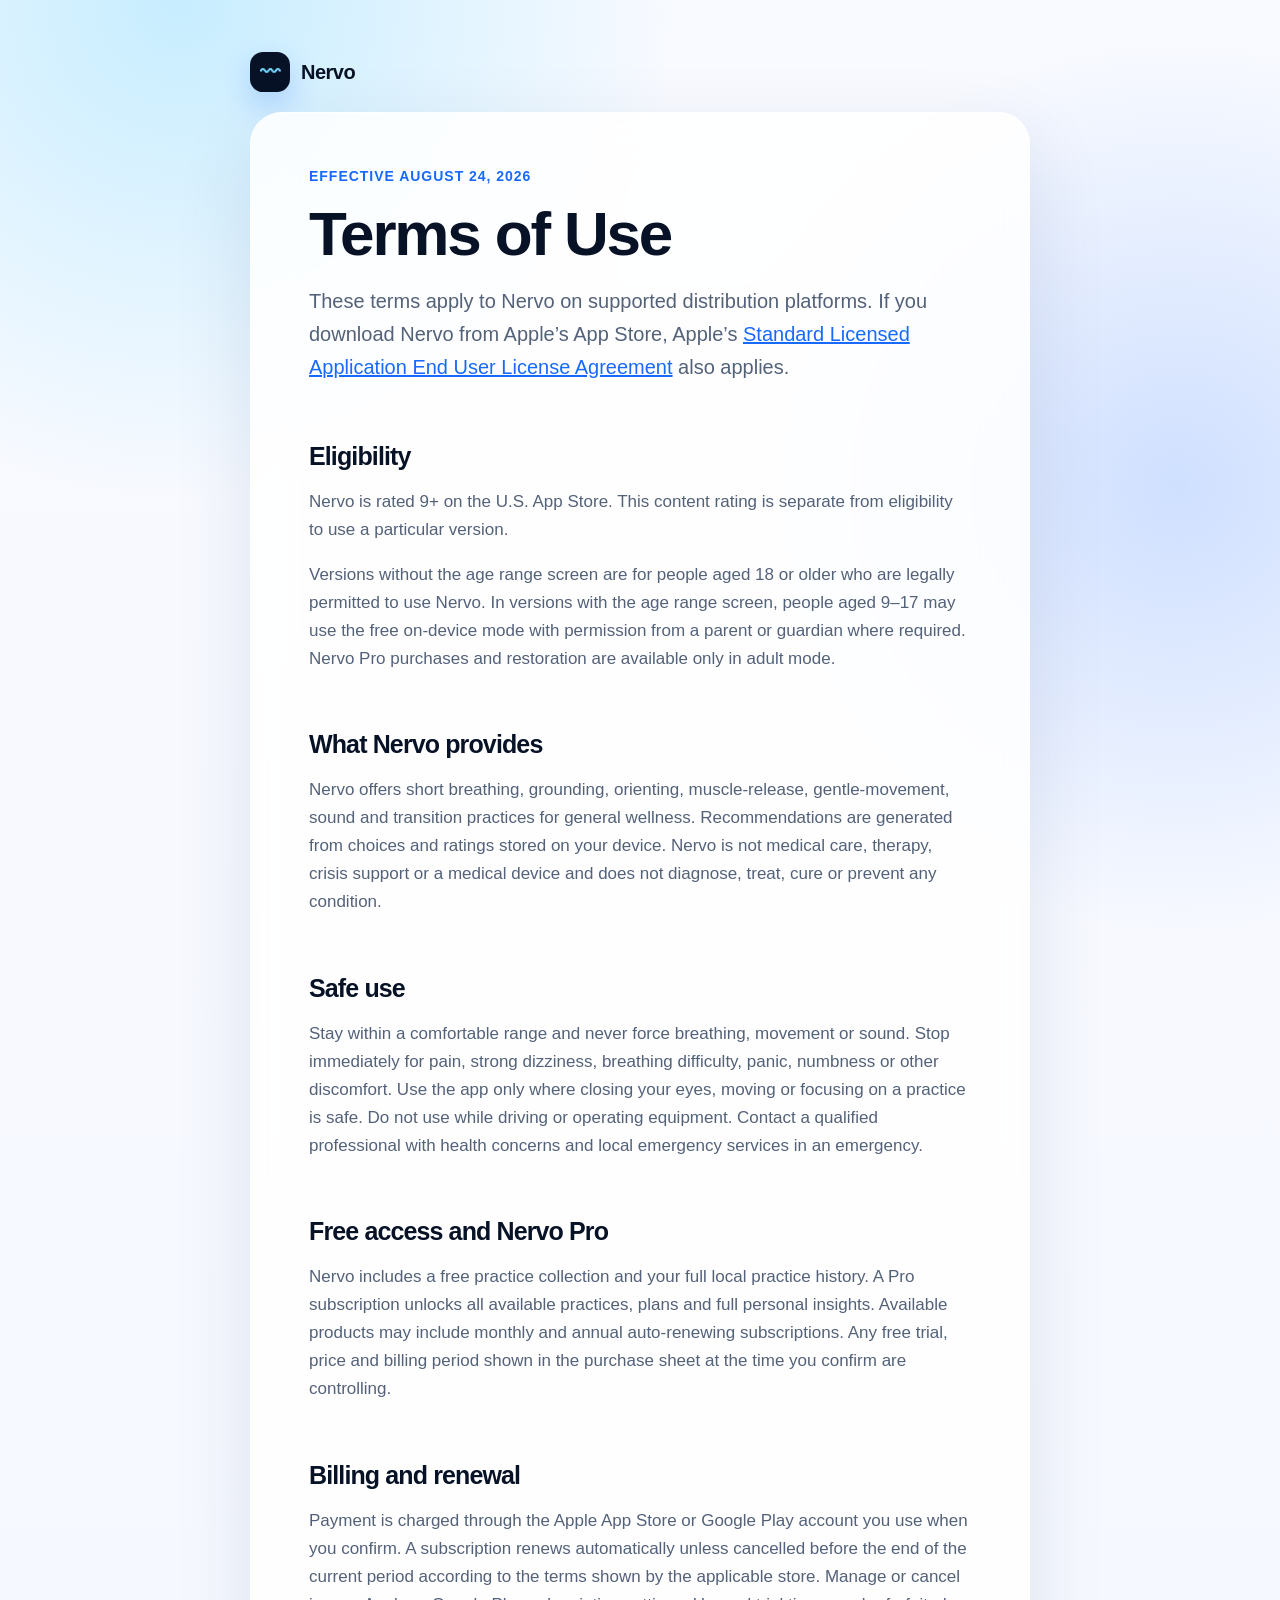
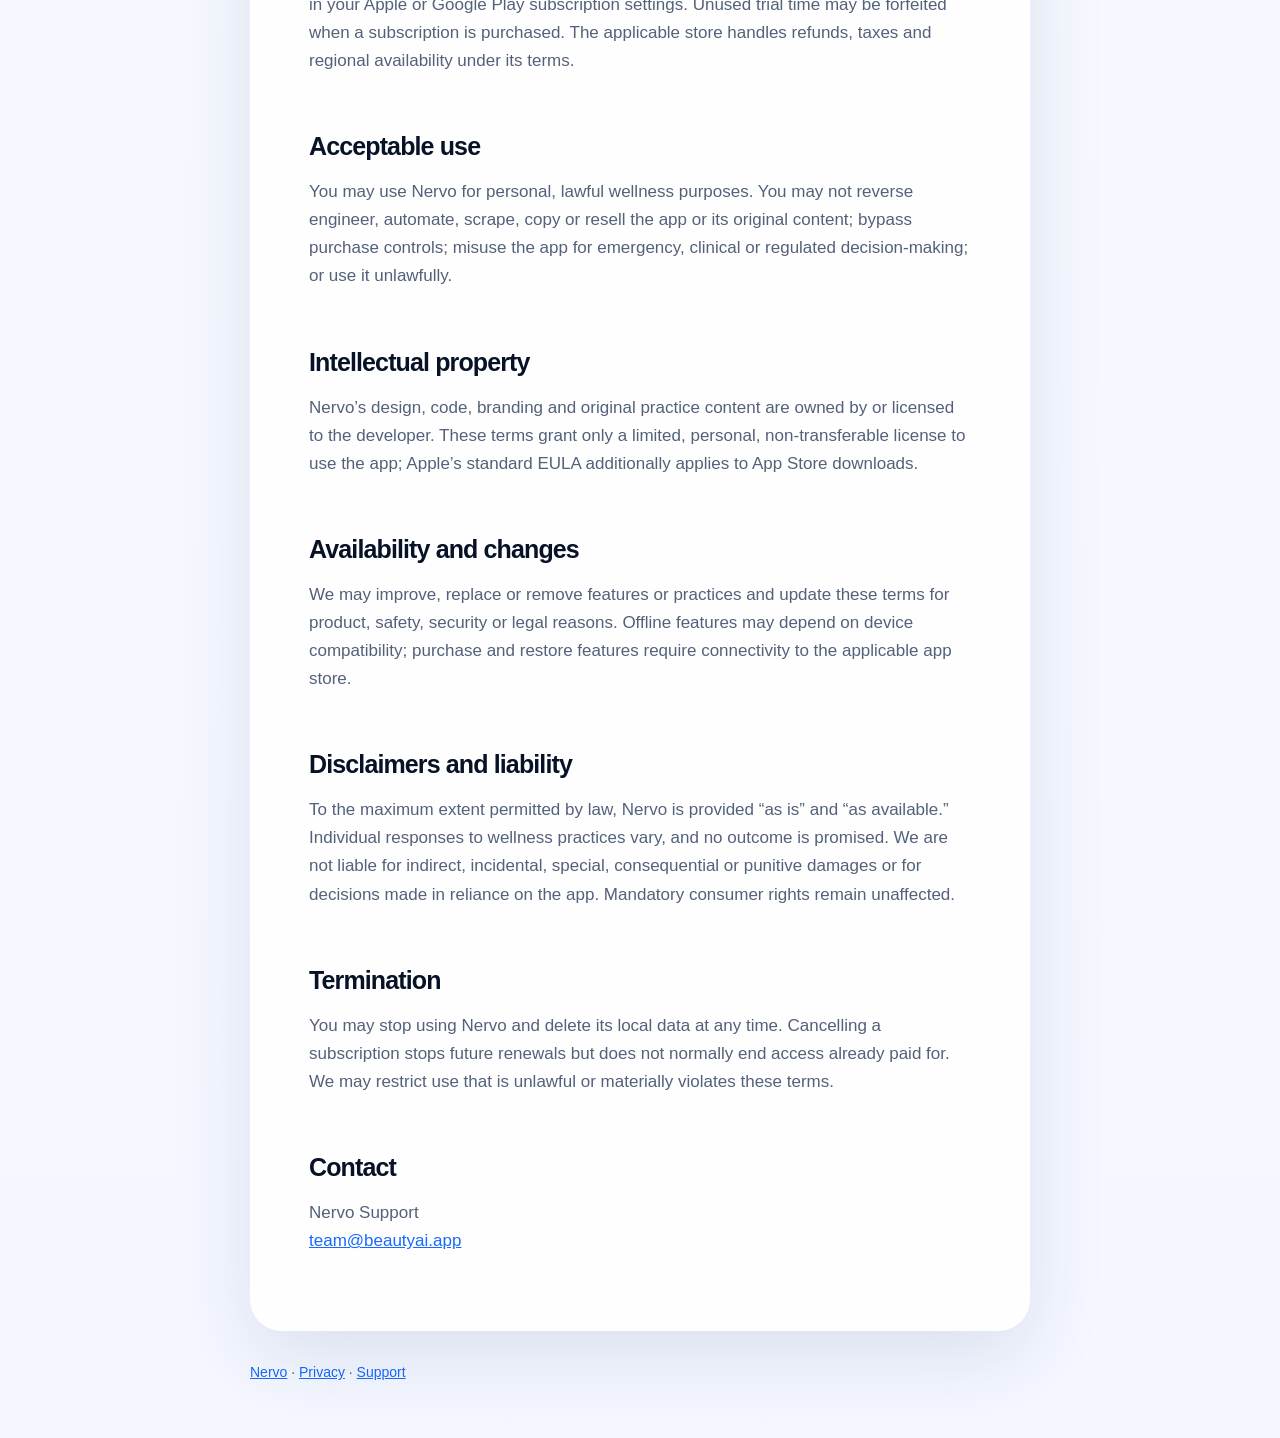
<file: nerve-tune/terms.html>
<!doctype html>
<html lang="en"><head><meta charset="utf-8"><meta name="viewport" content="width=device-width,initial-scale=1"><meta name="description" content="Nervo Terms of Use"><title>Terms of Use — Nervo</title><link rel="stylesheet" href="legal.css"></head>
<body><header><a class="brand" href="index.html"><span class="mark">〰</span> Nervo</a></header><main>
  <p class="meta">Effective August 24, 2026</p><h1>Terms of Use</h1>
  <p class="lede">These terms apply to Nervo on supported distribution platforms. If you download Nervo from Apple’s App Store, Apple’s <a href="https://www.apple.com/legal/internet-services/itunes/dev/stdeula/">Standard Licensed Application End User License Agreement</a> also applies.</p>
  <h2>Eligibility</h2><p>Nervo is rated 9+ on the U.S. App Store. This content rating is separate from eligibility to use a particular version.</p>
  <p>Versions without the age range screen are for people aged 18 or older who are legally permitted to use Nervo. In versions with the age range screen, people aged 9–17 may use the free on-device mode with permission from a parent or guardian where required. Nervo Pro purchases and restoration are available only in adult mode.</p>
  <h2>What Nervo provides</h2><p>Nervo offers short breathing, grounding, orienting, muscle-release, gentle-movement, sound and transition practices for general wellness. Recommendations are generated from choices and ratings stored on your device. Nervo is not medical care, therapy, crisis support or a medical device and does not diagnose, treat, cure or prevent any condition.</p>
  <h2>Safe use</h2><p>Stay within a comfortable range and never force breathing, movement or sound. Stop immediately for pain, strong dizziness, breathing difficulty, panic, numbness or other discomfort. Use the app only where closing your eyes, moving or focusing on a practice is safe. Do not use while driving or operating equipment. Contact a qualified professional with health concerns and local emergency services in an emergency.</p>
  <h2>Free access and Nervo Pro</h2><p>Nervo includes a free practice collection and your full local practice history. A Pro subscription unlocks all available practices, plans and full personal insights. Available products may include monthly and annual auto-renewing subscriptions. Any free trial, price and billing period shown in the purchase sheet at the time you confirm are controlling.</p>
  <h2>Billing and renewal</h2><p>Payment is charged through the Apple App Store or Google Play account you use when you confirm. A subscription renews automatically unless cancelled before the end of the current period according to the terms shown by the applicable store. Manage or cancel in your Apple or Google Play subscription settings. Unused trial time may be forfeited when a subscription is purchased. The applicable store handles refunds, taxes and regional availability under its terms.</p>
  <h2>Acceptable use</h2><p>You may use Nervo for personal, lawful wellness purposes. You may not reverse engineer, automate, scrape, copy or resell the app or its original content; bypass purchase controls; misuse the app for emergency, clinical or regulated decision-making; or use it unlawfully.</p>
  <h2>Intellectual property</h2><p>Nervo’s design, code, branding and original practice content are owned by or licensed to the developer. These terms grant only a limited, personal, non-transferable license to use the app; Apple’s standard EULA additionally applies to App Store downloads.</p>
  <h2>Availability and changes</h2><p>We may improve, replace or remove features or practices and update these terms for product, safety, security or legal reasons. Offline features may depend on device compatibility; purchase and restore features require connectivity to the applicable app store.</p>
  <h2>Disclaimers and liability</h2><p>To the maximum extent permitted by law, Nervo is provided “as is” and “as available.” Individual responses to wellness practices vary, and no outcome is promised. We are not liable for indirect, incidental, special, consequential or punitive damages or for decisions made in reliance on the app. Mandatory consumer rights remain unaffected.</p>
  <h2>Termination</h2><p>You may stop using Nervo and delete its local data at any time. Cancelling a subscription stops future renewals but does not normally end access already paid for. We may restrict use that is unlawful or materially violates these terms.</p>
  <h2>Contact</h2><p>Nervo Support<br><a href="mailto:team@beautyai.app">team@beautyai.app</a></p>
</main><footer><a href="index.html">Nervo</a> · <a href="privacy.html">Privacy</a> · <a href="support.html">Support</a></footer></body></html>
</file>
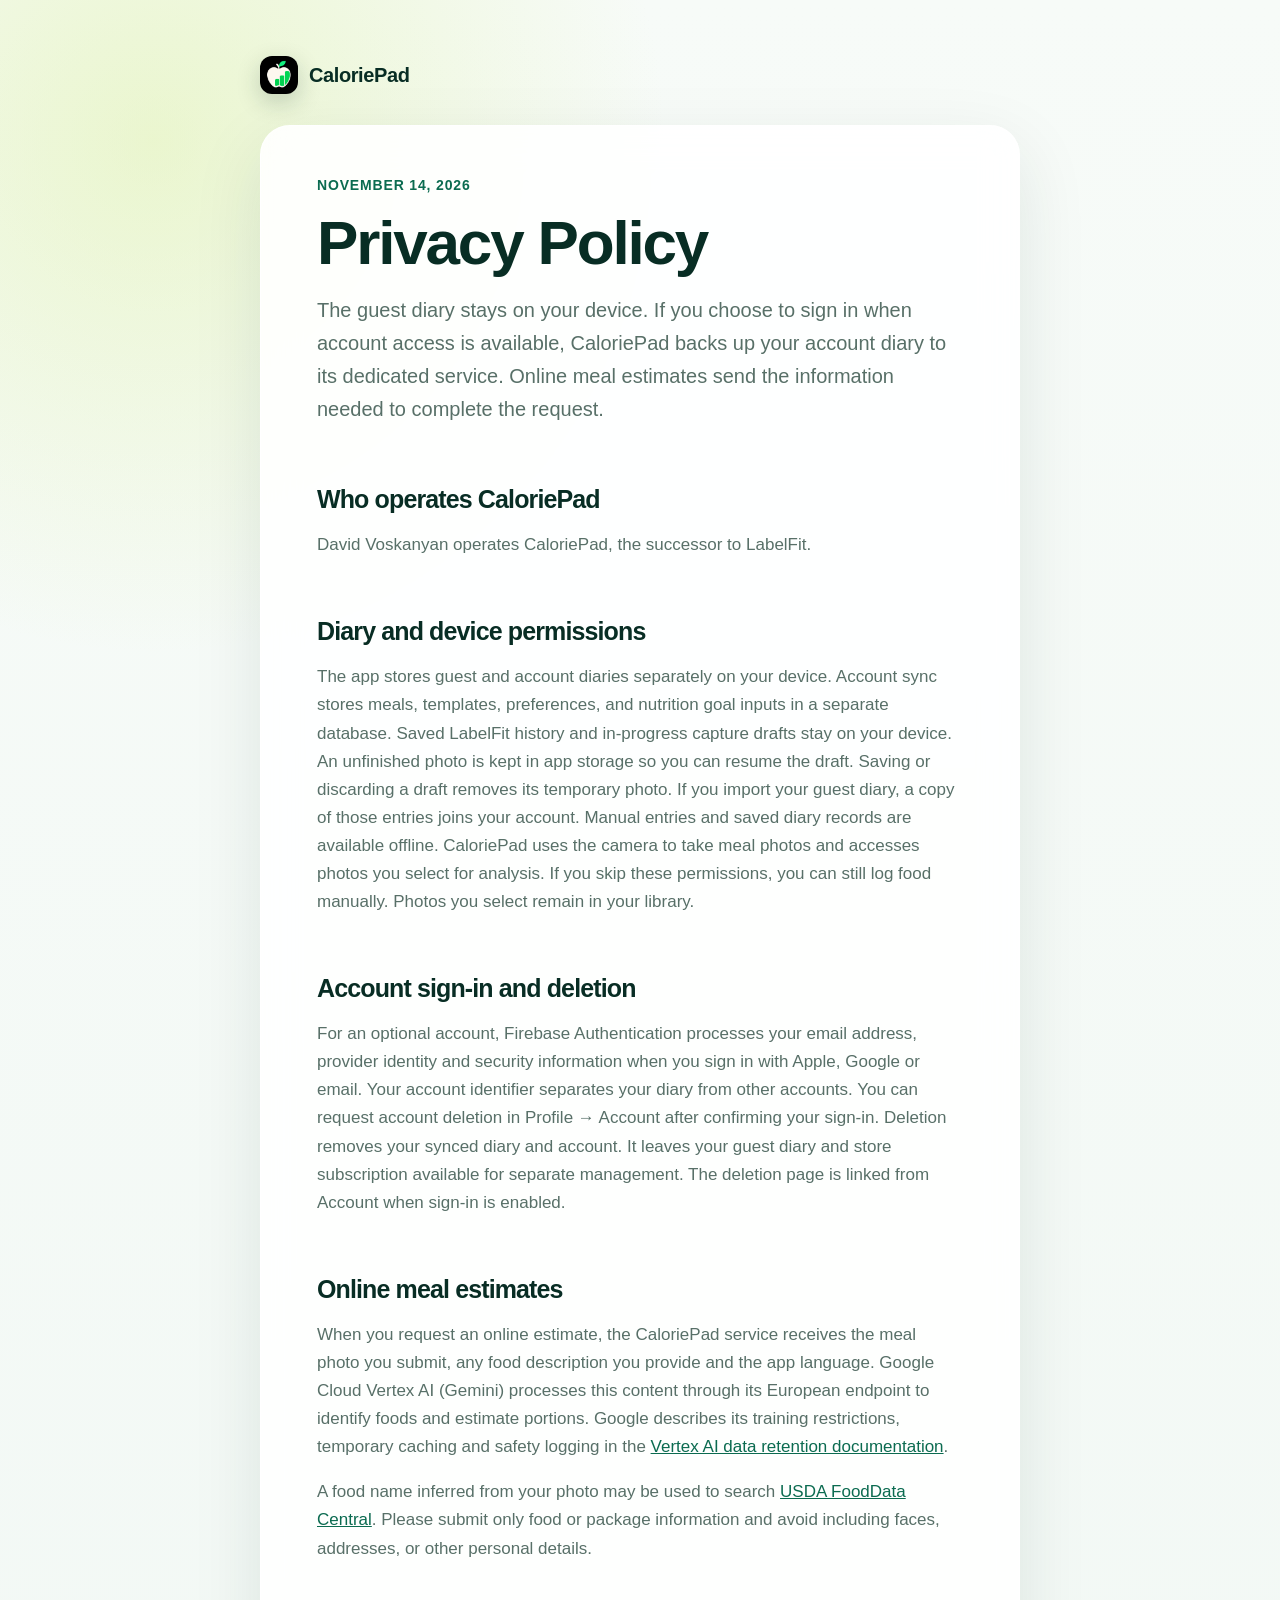
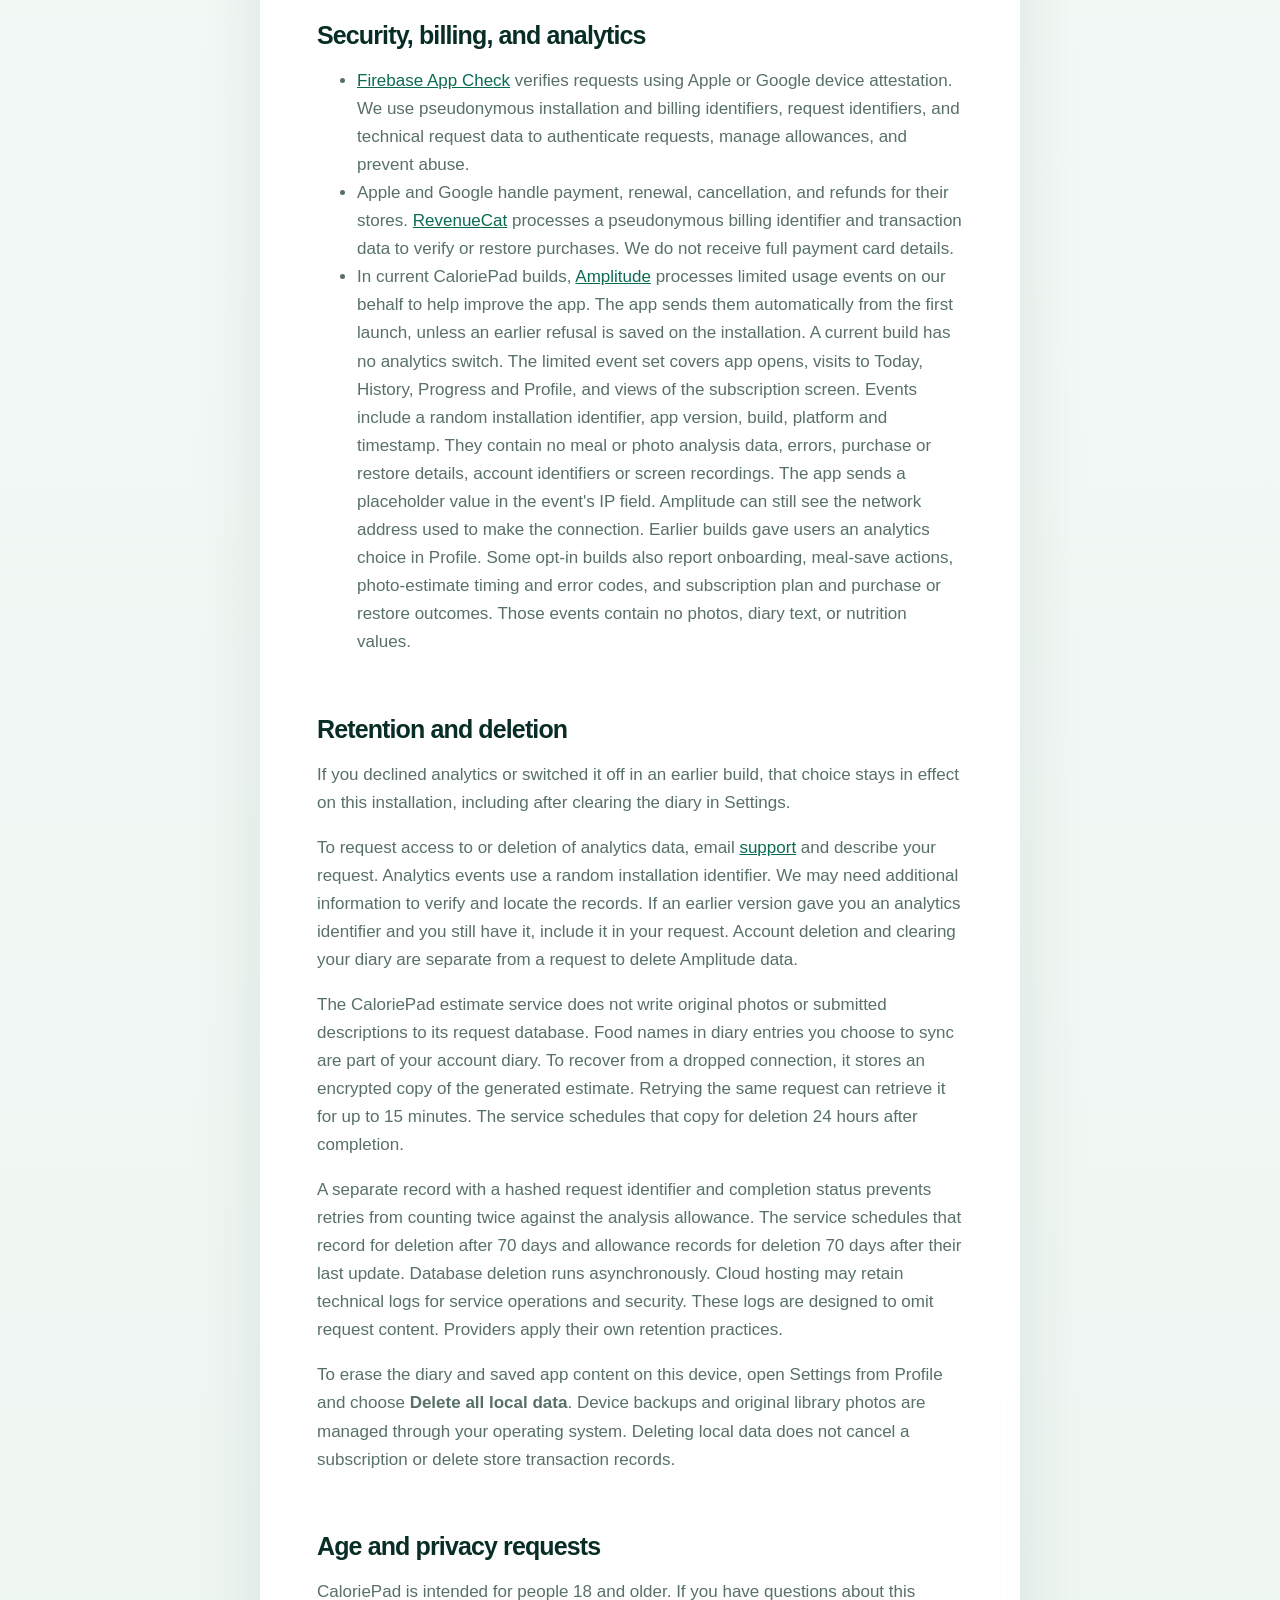
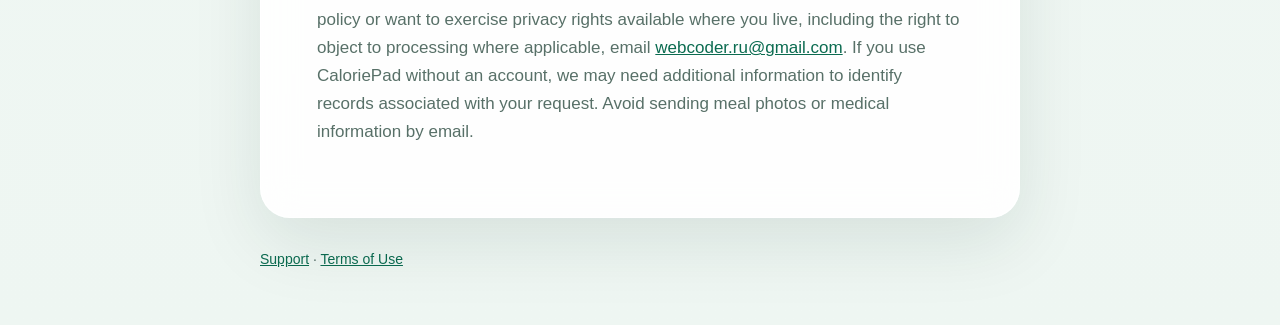
<file: label-fit/caloriepad/privacy.html>
<!doctype html>
<html lang="en">
  <head>
    <meta charset="utf-8" />
    <meta name="viewport" content="width=device-width, initial-scale=1" />
    <meta name="description" content="What CaloriePad stores and shares when you use the app." />
    <title>Privacy Policy | CaloriePad</title>
    <link rel="icon" type="image/png" sizes="96x96" href="icon.png" />
    <link rel="apple-touch-icon" href="icon.png" />
    <link rel="stylesheet" href="../legal.css" />
  </head>
  <body>
    <header>
      <a class="brand" href="support.html">
        <img class="mark" src="icon.png" width="38" height="38" alt="" /> CaloriePad
      </a>
    </header>
    <main>
      <p class="meta">November 14, 2026</p>
      <h1>Privacy Policy</h1>
      <p class="lede">
        The guest diary stays on your device. If you choose to sign in when account access is
        available, CaloriePad backs up your account diary to its dedicated service. Online meal
        estimates send the information needed to complete the request.
      </p>

      <h2>Who operates CaloriePad</h2>
      <p>David Voskanyan operates CaloriePad, the successor to LabelFit.</p>

      <h2>Diary and device permissions</h2>
      <p>
        The app stores guest and account diaries separately on your device. Account sync stores
        meals, templates, preferences, and nutrition goal inputs in a separate database. Saved
        LabelFit history and in-progress capture drafts stay on your device. An unfinished photo is
        kept in app storage so you can resume the draft. Saving or discarding a draft removes its
        temporary photo. If you import your guest diary, a copy of those entries joins your account.
        Manual entries and saved diary records are available offline. CaloriePad uses the camera
        to take meal photos and accesses photos you select for analysis. If you skip these
        permissions, you can still log food manually. Photos you select remain in your library.
      </p>

      <h2>Account sign-in and deletion</h2>
      <p>
        For an optional account, Firebase Authentication processes your email address, provider
        identity and security information when you sign in with Apple, Google or email. Your
        account identifier separates your diary from other accounts. You can request account
        deletion in Profile → Account after confirming your sign-in. Deletion removes your synced
        diary and account. It leaves your guest diary and store subscription available for separate
        management. The deletion page is linked from Account when sign-in is enabled.
      </p>

      <h2>Online meal estimates</h2>
      <p>
        When you request an online estimate, the CaloriePad service receives the meal photo you
        submit, any food description you provide and the app language. Google Cloud Vertex AI
        (Gemini) processes this content through its European endpoint to identify foods and
        estimate portions. Google describes its training restrictions, temporary caching and
        safety logging in the
        <a href="https://docs.cloud.google.com/gemini-enterprise-agent-platform/resources/zero-data-retention">Vertex AI data retention documentation</a>.
      </p>
      <p>
        A food name inferred from your photo may be used to search
        <a href="https://fdc.nal.usda.gov/">USDA FoodData Central</a>. Please submit only food or
        package information and avoid including faces, addresses, or other personal details.
      </p>

      <h2>Security, billing, and analytics</h2>
      <ul>
        <li>
          <a href="https://firebase.google.com/support/privacy">Firebase App Check</a> verifies
          requests using Apple or Google device attestation. We use pseudonymous installation and
          billing identifiers, request identifiers, and technical request data to authenticate
          requests, manage allowances, and prevent abuse.
        </li>
        <li>
          Apple and Google handle payment, renewal, cancellation, and refunds for their stores.
          <a href="https://www.revenuecat.com/privacy">RevenueCat</a> processes a pseudonymous
          billing identifier and transaction data to verify or restore purchases. We do not receive
          full payment card details.
        </li>
        <li>
          In current CaloriePad builds, <a href="https://amplitude.com/privacy">Amplitude</a>
          processes limited usage events on our behalf to help improve the app. The app
          sends them automatically from the first launch, unless an earlier refusal is saved
          on the installation. A current build has no analytics switch. The limited
          event set covers app opens, visits to Today, History, Progress and Profile, and views of
          the subscription screen. Events include a random installation identifier, app version,
          build, platform and timestamp. They contain no meal or photo analysis data, errors,
          purchase or restore details, account identifiers or screen recordings. The app sends a
          placeholder value in the event's IP field. Amplitude can still see the network address
          used to make the connection.
          Earlier builds gave users an analytics choice in Profile. Some opt-in builds also
          report onboarding, meal-save actions,
          photo-estimate timing and error codes, and subscription plan and purchase or restore
          outcomes. Those events contain no photos, diary text, or nutrition values.
        </li>
      </ul>

      <h2>Retention and deletion</h2>
      <p>
        If you declined analytics or switched it off in an earlier build, that choice stays in
        effect on this installation, including after clearing the diary in Settings.
      </p>
      <p>
        To request access to or deletion of analytics data, email
        <a href="mailto:webcoder.ru@gmail.com">support</a> and describe your request.
        Analytics events use a random installation identifier. We may need additional
        information to verify and locate the records. If an earlier version gave you an
        analytics identifier and you still have it, include it in your request. Account
        deletion and clearing your diary are separate from a request to delete Amplitude data.
      </p>
      <p>
        The CaloriePad estimate service does not write original photos or submitted descriptions
        to its request database. Food names in diary entries you choose to sync are part of your
        account diary.
        To recover from a dropped connection, it stores an encrypted copy of the generated
        estimate. Retrying the same request can retrieve it for up to 15 minutes. The service
        schedules that copy for deletion 24 hours after completion.
      </p>
      <p>
        A separate record with a hashed request identifier and completion status prevents retries
        from counting twice against the analysis allowance. The service schedules that record for
        deletion after 70 days and allowance records for deletion 70 days after their last update.
        Database deletion runs asynchronously. Cloud hosting may retain technical logs for service
        operations and security. These logs are designed to omit request content. Providers apply
        their own retention practices.
      </p>
      <p>
        To erase the diary and saved app content on this device, open Settings from Profile and
        choose
        <strong>Delete all local data</strong>. Device backups and original library photos are
        managed through your operating system. Deleting local data does not cancel a subscription or
        delete store transaction records.
      </p>

      <h2>Age and privacy requests</h2>
      <p>
        CaloriePad is intended for people 18 and older. If you have questions about this policy or
        want to exercise privacy rights available where you live, including the right to object
        to processing where applicable, email
        <a href="mailto:webcoder.ru@gmail.com">webcoder.ru@gmail.com</a>. If you use CaloriePad
        without an account, we may need additional information to identify records associated
        with your request. Avoid sending meal photos or medical information by email.
      </p>
    </main>
    <footer>
      <nav aria-label="CaloriePad information">
        <a href="support.html">Support</a> · <a href="terms.html">Terms of Use</a>
      </nav>
    </footer>
  </body>
</html>
</file>
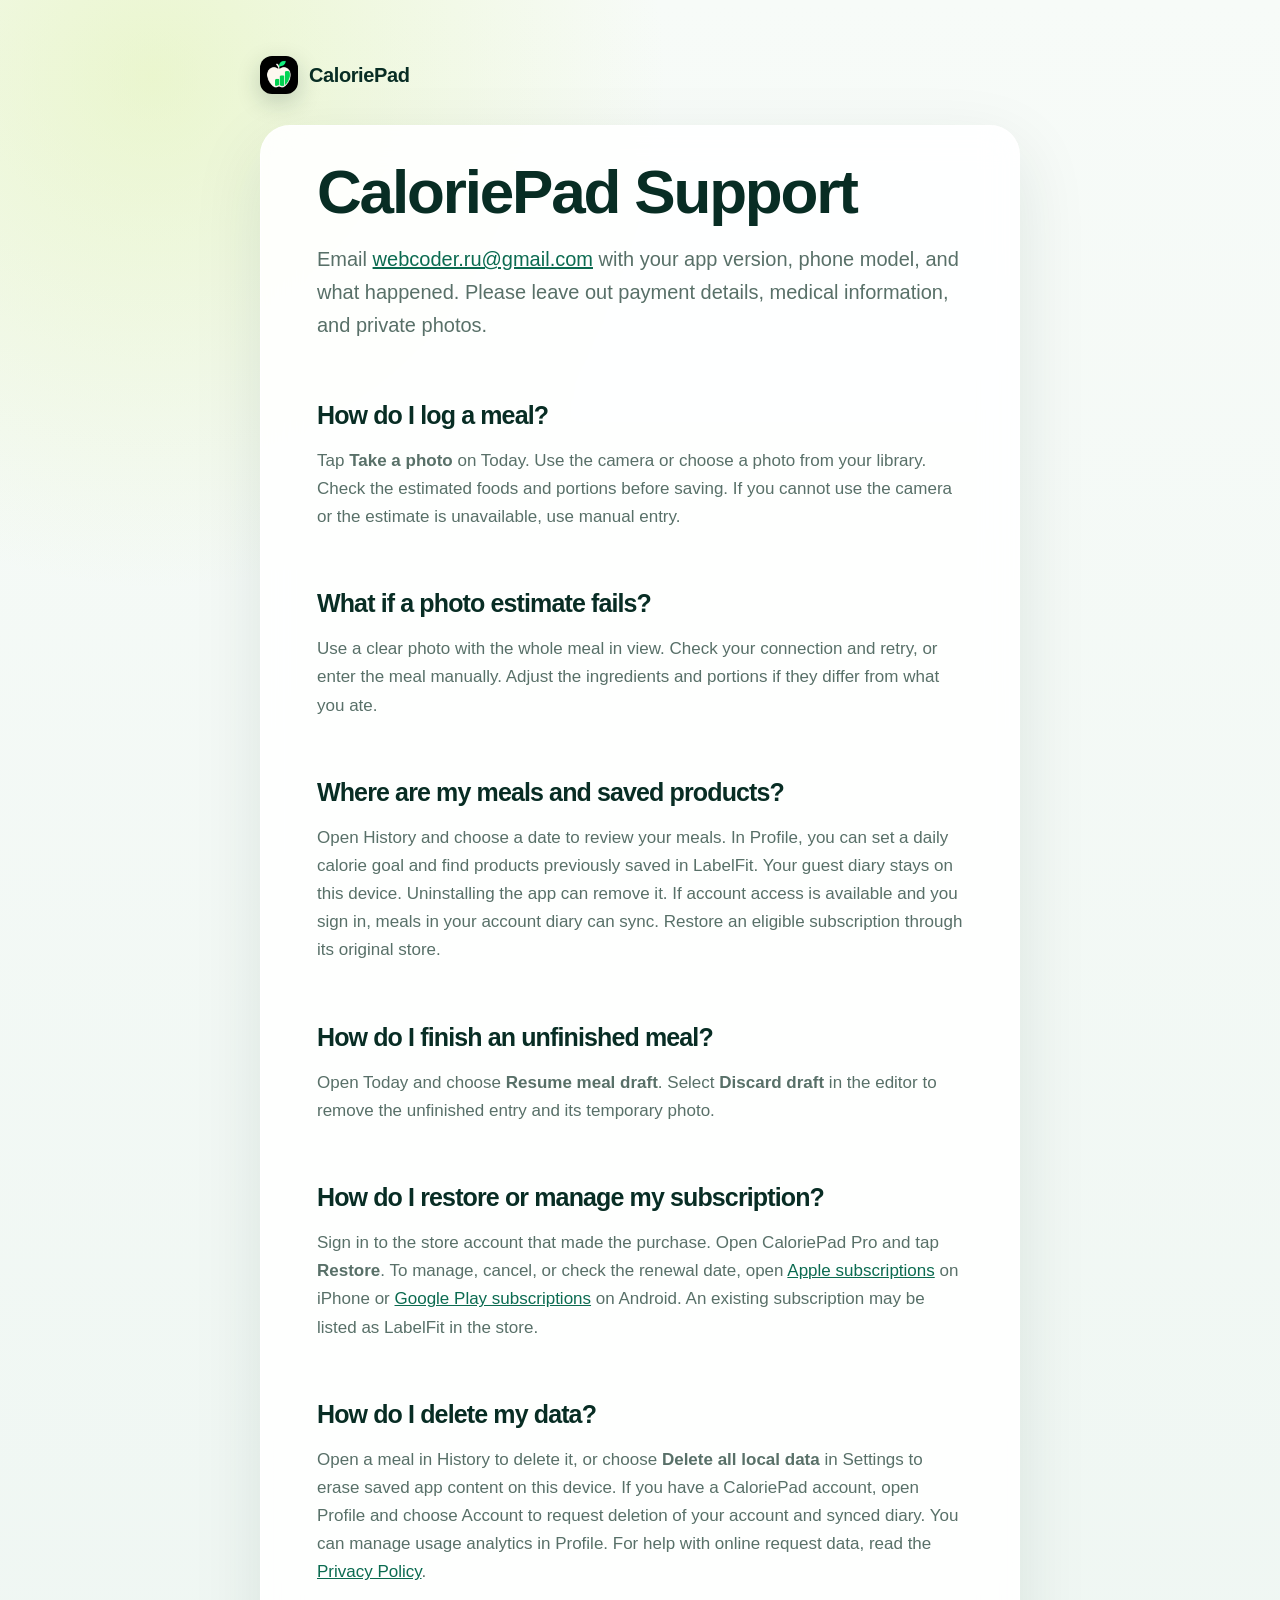
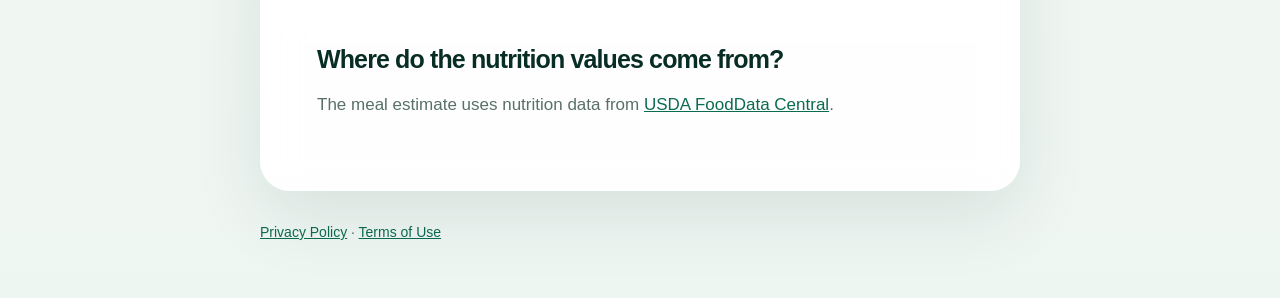
<file: label-fit/caloriepad/support.html>
<!doctype html>
<html lang="en">
  <head>
    <meta charset="utf-8" />
    <meta name="viewport" content="width=device-width, initial-scale=1" />
    <meta
      name="description"
      content="Help with your CaloriePad diary, food estimates, and subscription."
    />
    <title>Support | CaloriePad</title>
    <link rel="icon" type="image/png" sizes="96x96" href="icon.png" />
    <link rel="apple-touch-icon" href="icon.png" />
    <link rel="stylesheet" href="../legal.css" />
  </head>
  <body>
    <header>
      <a class="brand" href="support.html">
        <img class="mark" src="icon.png" width="38" height="38" alt="" /> CaloriePad
      </a>
    </header>
    <main>
      <h1>CaloriePad Support</h1>
      <p class="lede">
        Email <a href="mailto:webcoder.ru@gmail.com">webcoder.ru@gmail.com</a> with your app
        version, phone model, and what happened. Please leave out payment details, medical
        information, and private photos.
      </p>

      <h2>How do I log a meal?</h2>
      <p>
        Tap <strong>Take a photo</strong> on Today. Use the camera or choose a photo from your
        library. Check the estimated foods and portions before saving. If you cannot use the camera
        or the estimate is unavailable, use manual entry.
      </p>

      <h2>What if a photo estimate fails?</h2>
      <p>
        Use a clear photo with the whole meal in view. Check your connection and retry, or enter the
        meal manually. Adjust the ingredients and portions if they differ from what you ate.
      </p>

      <h2>Where are my meals and saved products?</h2>
      <p>
        Open History and choose a date to review your meals. In Profile, you can set a daily calorie
        goal and find products previously saved in LabelFit. Your guest diary stays on this
        device. Uninstalling the app can remove it. If account access is available and you
        sign in, meals in your account diary can sync. Restore an eligible subscription through
        its original store.
      </p>

      <h2>How do I finish an unfinished meal?</h2>
      <p>
        Open Today and choose <strong>Resume meal draft</strong>. Select <strong>Discard draft</strong>
        in the editor to remove the unfinished entry and its temporary photo.
      </p>

      <h2 id="subscriptions">How do I restore or manage my subscription?</h2>
      <p>
        Sign in to the store account that made the purchase. Open CaloriePad Pro and tap
        <strong>Restore</strong>. To manage, cancel, or check the renewal date, open
        <a href="https://support.apple.com/118428">Apple subscriptions</a> on iPhone or
        <a href="https://support.google.com/googleplay/answer/7018481">Google Play subscriptions</a>
        on Android. An existing subscription may be listed as LabelFit in the store.
      </p>

      <h2>How do I delete my data?</h2>
      <p>
        Open a meal in History to delete it, or choose <strong>Delete all local data</strong> in
        Settings to erase saved app content on this device. If you have a CaloriePad account,
        open Profile and choose Account to request deletion of your account and synced diary.
        You can manage usage analytics in Profile. For help with online request data, read the
        <a href="privacy.html">Privacy Policy</a>.
      </p>

      <h2>Where do the nutrition values come from?</h2>
      <p>
        The meal estimate uses nutrition data from
        <a href="https://fdc.nal.usda.gov/">USDA FoodData Central</a>.
      </p>
    </main>
    <footer>
      <nav aria-label="CaloriePad information">
        <a href="privacy.html">Privacy Policy</a> · <a href="terms.html">Terms of Use</a>
      </nav>
    </footer>
  </body>
</html>
</file>
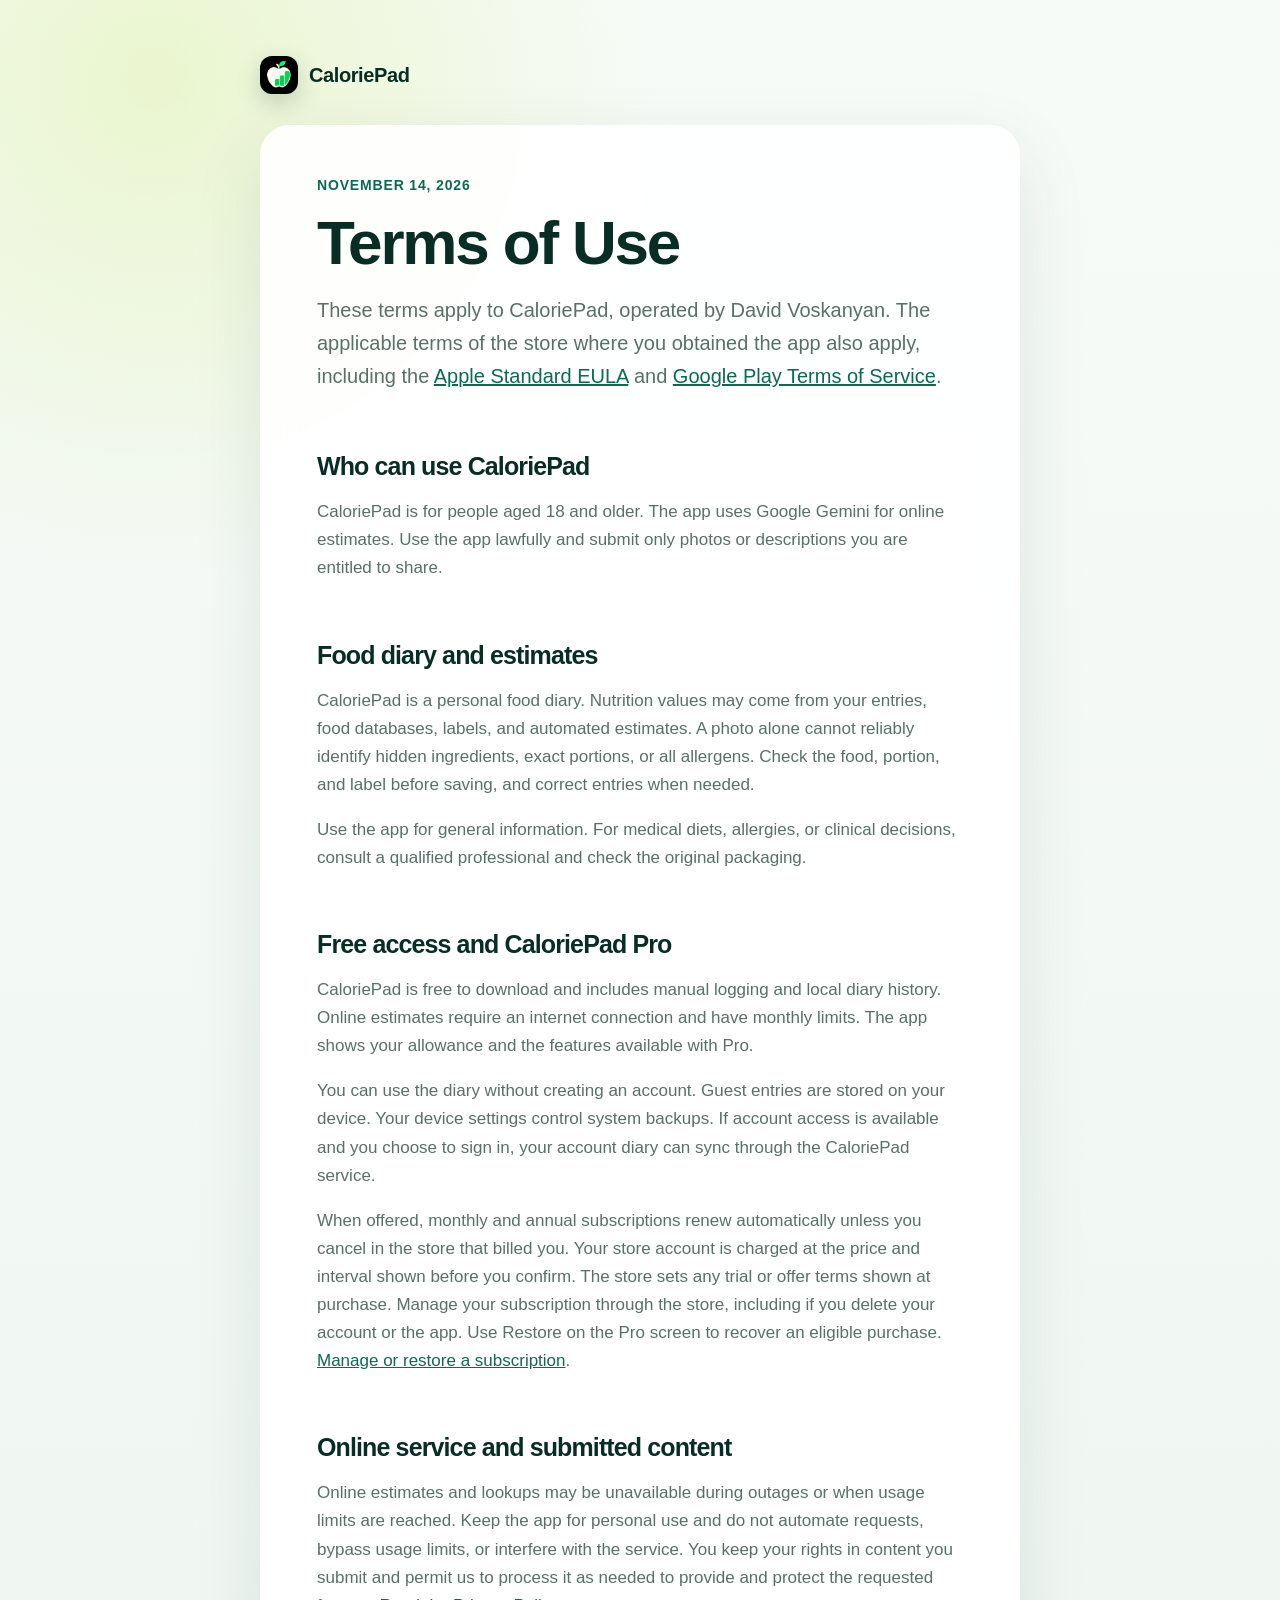
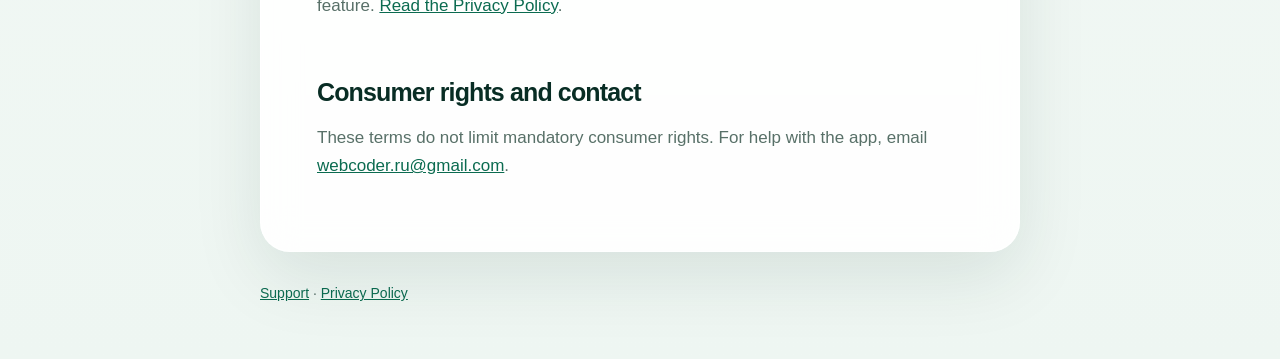
<file: label-fit/caloriepad/terms.html>
<!doctype html>
<html lang="en">
  <head>
    <meta charset="utf-8" />
    <meta name="viewport" content="width=device-width, initial-scale=1" />
    <meta name="description" content="Terms for using CaloriePad and CaloriePad Pro." />
    <title>Terms of Use | CaloriePad</title>
    <link rel="icon" type="image/png" sizes="96x96" href="icon.png" />
    <link rel="apple-touch-icon" href="icon.png" />
    <link rel="stylesheet" href="../legal.css" />
  </head>
  <body>
    <header>
      <a class="brand" href="support.html">
        <img class="mark" src="icon.png" width="38" height="38" alt="" /> CaloriePad
      </a>
    </header>
    <main>
      <p class="meta">November 14, 2026</p>
      <h1>Terms of Use</h1>
      <p class="lede">
        These terms apply to CaloriePad, operated by David Voskanyan. The applicable terms of the
        store where you obtained the app also apply, including the
        <a href="https://www.apple.com/legal/internet-services/itunes/dev/stdeula/">
          Apple Standard EULA</a
        >
        and <a href="https://play.google.com/about/play-terms/">Google Play Terms of Service</a>.
      </p>

      <h2>Who can use CaloriePad</h2>
      <p>
        CaloriePad is for people aged 18 and older. The app uses Google Gemini for online estimates.
        Use the app lawfully and submit only photos or descriptions you are entitled to share.
      </p>

      <h2>Food diary and estimates</h2>
      <p>
        CaloriePad is a personal food diary. Nutrition values may come from your entries, food
        databases, labels, and automated estimates. A photo alone cannot reliably identify hidden
        ingredients, exact portions, or all allergens. Check the food, portion, and label before
        saving, and correct entries when needed.
      </p>
      <p>
        Use the app for general information. For medical diets, allergies, or clinical decisions,
        consult a qualified professional and check the original packaging.
      </p>

      <h2>Free access and CaloriePad Pro</h2>
      <p>
        CaloriePad is free to download and includes manual logging and local diary history. Online
        estimates require an internet connection and have monthly limits. The app shows your
        allowance and the features available with Pro.
      </p>
      <p>
        You can use the diary without creating an account. Guest entries are stored on your
        device. Your device settings control system backups. If account access is available and
        you choose to sign in, your account diary can sync through the CaloriePad service.
      </p>
      <p>
        When offered, monthly and annual subscriptions renew automatically unless you cancel in the
        store that billed you. Your store account is charged at the price and interval shown before
        you confirm. The store sets any trial or offer terms shown at purchase. Manage your
        subscription through the store, including if you delete your account or the app.
        Use Restore on the Pro screen to recover an eligible
        purchase. <a href="support.html#subscriptions">Manage or restore a subscription</a>.
      </p>

      <h2>Online service and submitted content</h2>
      <p>
        Online estimates and lookups may be unavailable during outages or when usage limits are
        reached. Keep the app for personal use and do not automate requests, bypass usage limits, or
        interfere with the service. You keep your rights in content you submit and permit us to
        process it as needed to provide and protect the requested feature.
        <a href="privacy.html">Read the Privacy Policy</a>.
      </p>

      <h2>Consumer rights and contact</h2>
      <p>
        These terms do not limit mandatory consumer rights. For help with the app, email
        <a href="mailto:webcoder.ru@gmail.com">webcoder.ru@gmail.com</a>.
      </p>
    </main>
    <footer>
      <nav aria-label="CaloriePad information">
        <a href="support.html">Support</a> · <a href="privacy.html">Privacy Policy</a>
      </nav>
    </footer>
  </body>
</html>
</file>
<file: label-fit/legal.css>
:root {
  color-scheme: light;
  --ink: #10251f;
  --muted: #587068;
  --deep: #082d24;
  --green: #0b6b50;
  --lime: #d9ef96;
  --line: #dce7e2;
  --paper: #f8fbf9;
}

* {
  box-sizing: border-box;
}

body {
  margin: 0;
  background:
    radial-gradient(circle at 12% 4%, rgba(217, 239, 150, 0.42), transparent 32rem),
    linear-gradient(180deg, #f7fbf8, #eef6f2);
  color: var(--ink);
  font:
    17px/1.65 -apple-system,
    BlinkMacSystemFont,
    'SF Pro Text',
    'Segoe UI',
    sans-serif;
}

header,
main,
footer {
  width: min(760px, calc(100% - 36px));
  margin-inline: auto;
}

header {
  padding: 56px 0 22px;
}

.brand {
  display: inline-flex;
  align-items: center;
  gap: 11px;
  color: var(--deep);
  font-size: 20px;
  font-weight: 760;
  letter-spacing: -0.02em;
  text-decoration: none;
}

.mark {
  display: grid;
  width: 38px;
  height: 38px;
  place-items: center;
  border-radius: 12px;
  background: var(--deep);
  color: var(--lime);
  box-shadow: 0 8px 24px rgba(8, 45, 36, 0.2);
}

main {
  padding: 34px clamp(22px, 5vw, 56px) 54px;
  border: 1px solid rgba(255, 255, 255, 0.88);
  border-radius: 30px;
  background: rgba(255, 255, 255, 0.9);
  box-shadow: 0 24px 70px rgba(8, 45, 36, 0.1);
  backdrop-filter: blur(18px);
}

h1,
h2 {
  color: var(--deep);
  letter-spacing: -0.035em;
}
h1 {
  margin: 0 0 8px;
  font-size: clamp(38px, 8vw, 62px);
  line-height: 1.02;
}
h2 {
  margin: 2.3em 0 0.55em;
  font-size: 25px;
  line-height: 1.2;
}
p,
li {
  color: var(--muted);
}
a {
  color: var(--green);
}
.lede {
  max-width: 650px;
  font-size: 20px;
}
.meta {
  color: var(--green);
  font-size: 14px;
  font-weight: 700;
  letter-spacing: 0.06em;
  text-transform: uppercase;
}
.actions {
  display: flex;
  flex-wrap: wrap;
  gap: 12px;
  margin-top: 28px;
}
.button {
  display: inline-block;
  padding: 12px 17px;
  border: 1px solid var(--line);
  border-radius: 999px;
  background: var(--paper);
  color: var(--deep);
  font-weight: 700;
  text-decoration: none;
  transition:
    transform 0.2s ease,
    box-shadow 0.2s ease,
    background 0.2s ease;
}
.button:hover {
  transform: translateY(-2px);
  background: #fff;
  box-shadow: 0 10px 28px rgba(8, 45, 36, 0.12);
}
footer {
  padding: 30px 0 54px;
  color: var(--muted);
  font-size: 14px;
}

@media (prefers-reduced-motion: reduce) {
  .button {
    transition: none;
  }
}
</file>
<file: nerve-tune/legal.css>
:root {
  color-scheme: light dark;
  --ink: #071226;
  --muted: #536179;
  --blue: #1769ff;
  --cyan: #77d8ff;
  --line: rgba(23, 105, 255, 0.16);
  --paper: rgba(255, 255, 255, 0.86);
  --background: #f4f7ff;
}

* { box-sizing: border-box; }

body {
  margin: 0;
  background:
    radial-gradient(circle at 14% 0%, rgba(119, 216, 255, 0.38), transparent 31rem),
    radial-gradient(circle at 92% 16%, rgba(23, 105, 255, 0.18), transparent 28rem),
    linear-gradient(180deg, #f8faff, var(--background));
  color: var(--ink);
  font: 17px/1.65 -apple-system, BlinkMacSystemFont, "SF Pro Text", "Segoe UI", sans-serif;
}

header, main, footer { width: min(780px, calc(100% - 36px)); margin-inline: auto; }
header { padding: 52px 0 20px; }
.brand { display: inline-flex; align-items: center; gap: 11px; color: var(--ink); font-size: 20px; font-weight: 780; letter-spacing: -.025em; text-decoration: none; }
.mark { display: grid; width: 40px; height: 40px; place-items: center; border-radius: 13px; background: #071226; color: var(--cyan); box-shadow: 0 12px 30px rgba(23, 105, 255, .24); }

main { padding: 38px clamp(22px, 5vw, 58px) 58px; border: 1px solid rgba(255,255,255,.9); border-radius: 32px; background: var(--paper); box-shadow: 0 26px 80px rgba(12, 43, 100, .11); backdrop-filter: blur(20px); }
h1, h2 { color: var(--ink); letter-spacing: -.035em; }
h1 { margin: 0 0 10px; font-size: clamp(38px, 8vw, 62px); line-height: 1.02; }
h2 { margin: 2.25em 0 .55em; font-size: 25px; line-height: 1.2; }
p, li { color: var(--muted); }
a { color: var(--blue); }
.lede { max-width: 660px; font-size: 20px; }
.meta { color: var(--blue); font-size: 14px; font-weight: 750; letter-spacing: .07em; text-transform: uppercase; }
.actions { display: flex; flex-wrap: wrap; gap: 12px; margin-top: 28px; }
.button { display: inline-block; padding: 12px 18px; border: 1px solid var(--line); border-radius: 999px; background: #fff; color: var(--ink); font-weight: 720; text-decoration: none; }
footer { padding: 30px 0 54px; color: var(--muted); font-size: 14px; }

@media (prefers-color-scheme: dark) {
  :root { --ink: #f5f8ff; --muted: #b8c4d9; --paper: rgba(10, 18, 35, .9); --background: #050a14; }
  body { background: radial-gradient(circle at 14% 0%, rgba(23,105,255,.26), transparent 30rem), linear-gradient(180deg, #081124, #050a14); }
  main { border-color: rgba(255,255,255,.08); }
  .mark { background: #f5f8ff; color: #1769ff; }
  .button { background: rgba(255,255,255,.06); }
}
</file>
